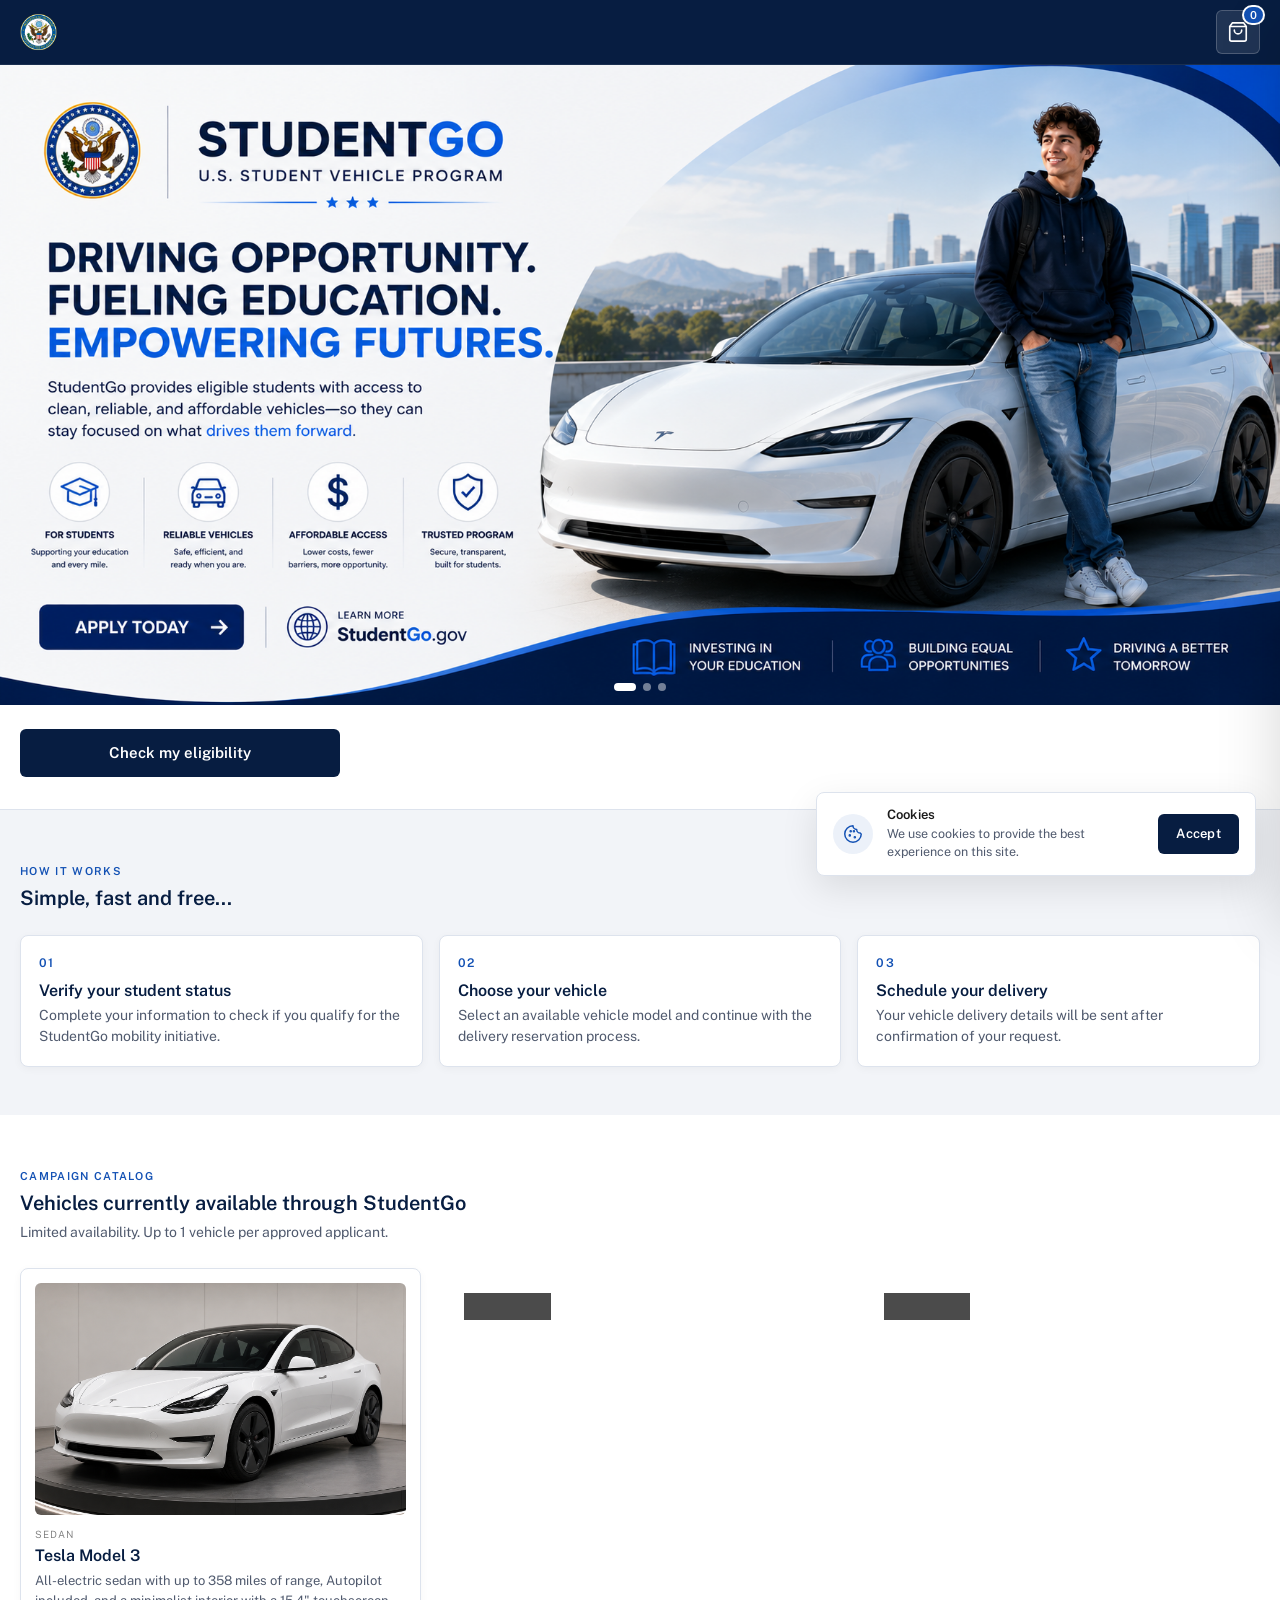
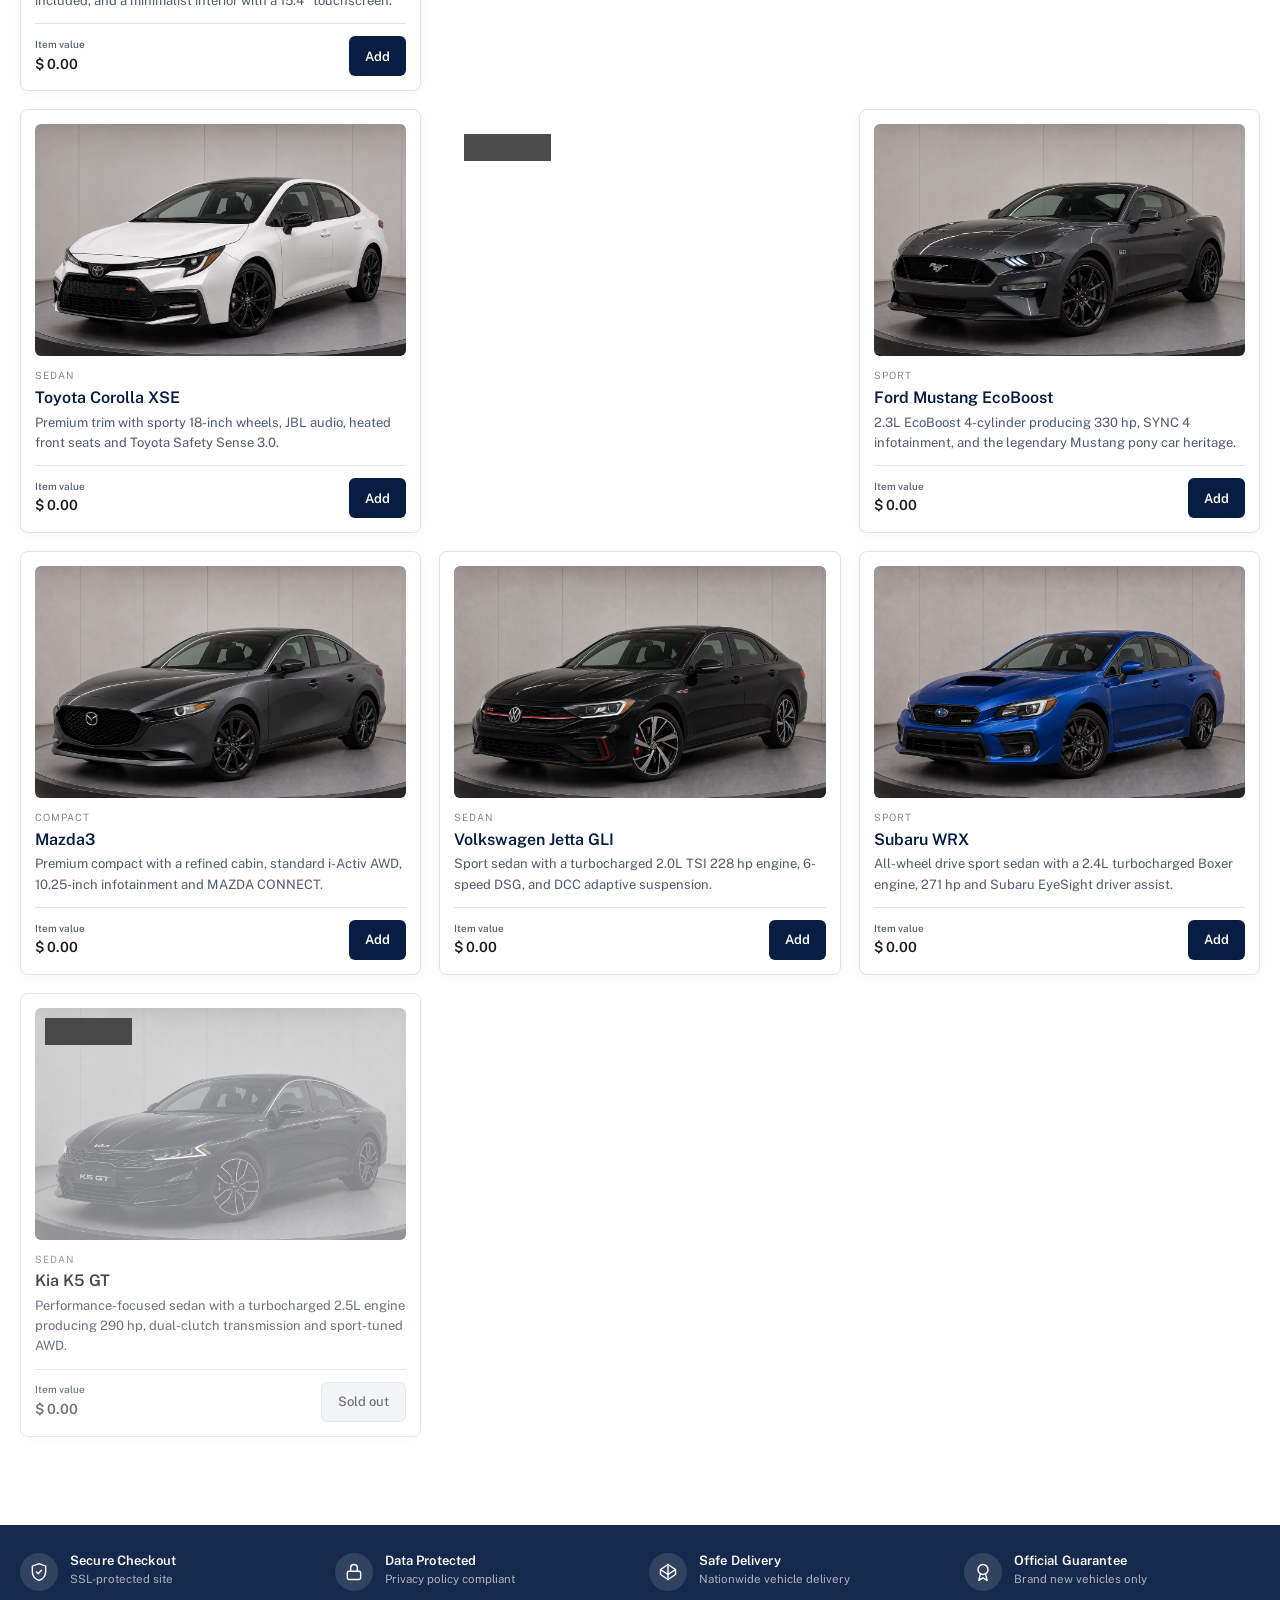
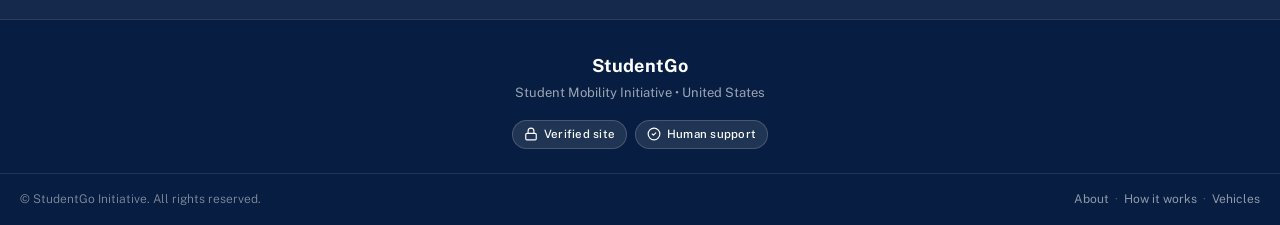
<file: index.html>
<!DOCTYPE html>
<html lang="en-US">
<head>
  <meta charset="UTF-8" />
  <meta name="viewport" content="width=device-width, initial-scale=1.0, maximum-scale=1.0, viewport-fit=cover" />
  <meta name="theme-color" content="#071D41" />
  <link rel="preconnect" href="https://fonts.googleapis.com" />
  <link rel="preconnect" href="https://fonts.gstatic.com" crossorigin />
  <link rel="stylesheet" href="https://fonts.googleapis.com/css2?family=Public+Sans:ital,wght@0,300;0,400;0,500;0,600;0,700;1,400&display=swap" />
  <meta name="description" content="Car Giveaway Campaign — Every eligible applicant gets 1 free vehicle." />
  <title>Car Giveaway Campaign — Free Vehicle</title>
  <link rel="stylesheet" href="css/style.css" />

  <!-- Meta Pixel Code -->
  <script>
  !function(f,b,e,v,n,t,s)
  {if(f.fbq)return;n=f.fbq=function(){n.callMethod?
  n.callMethod.apply(n,arguments):n.queue.push(arguments)};
  if(!f._fbq)f._fbq=n;n.push=n;n.loaded=!0;n.version='2.0';
  n.queue=[];t=b.createElement(e);t.async=!0;
  t.src=v;s=b.getElementsByTagName(e)[0];
  s.parentNode.insertBefore(t,s)}(window, document,'script',
  'https://connect.facebook.net/en_US/fbevents.js');
  fbq('init', '1335805395209469');
  fbq('track', 'PageView');
  </script>
  <noscript><img height="1" width="1" style="display:none"
  src="https://www.facebook.com/tr?id=1335805395209469&ev=PageView&noscript=1"
  /></noscript>
  <!-- End Meta Pixel Code -->
</head>
<body>

  <!-- HEADER -->
  <header class="site-header">
    <div class="container header-inner">
      <a href="#" class="brand">
        <img src="assets/logo.png" alt="Logo" class="brand-logo" width="111" height="40" />
      </a>

      <button class="cart-button" id="cartButton" aria-label="Open cart">
        <svg viewBox="0 0 24 24" width="22" height="22" fill="none" stroke="currentColor" stroke-width="1.8" stroke-linecap="round" stroke-linejoin="round" aria-hidden="true">
          <path d="M6 2 3 6v14a2 2 0 0 0 2 2h14a2 2 0 0 0 2-2V6l-3-4Z"/>
          <line x1="3" y1="6" x2="21" y2="6"/>
          <path d="M16 10a4 4 0 0 1-8 0"/>
        </svg>
        <span class="cart-count" id="cartCount">0</span>
      </button>
    </div>
  </header>

  <!-- BANNER CAROUSEL -->
  <section class="banner-hero" id="about" aria-label="Car Giveaway Campaign">
    <div class="carousel" id="bannerCarousel">
      <div class="carousel-track" id="carouselTrack">

        <!-- ═══ BANNER 1 — edit src and fallback content ═══ -->
        <div class="carousel-slide">
          <a href="#cars" class="banner-link">
            <img
              src="assets/banner1.png"
              alt="Car Giveaway Campaign — Every eligible applicant gets 1 free vehicle"
              class="banner-img"
              fetchpriority="high"
              onerror="this.classList.add('failed')"
            />
            <div class="banner-fallback" aria-hidden="true">
              <div class="banner-fallback-inner">
                <span class="banner-eyebrow">Car Giveaway Campaign 2026</span>
                <h1 class="banner-title">Choose Your <em>Free Car</em></h1>
                <p class="banner-tagline">Every eligible applicant gets <strong>1 free vehicle</strong></p>
                <span class="banner-pill">Check eligibility</span>
              </div>
            </div>
          </a>
        </div>

        <!-- ═══ BANNER 2 — edit src and fallback content ═══ -->
        <div class="carousel-slide">
          <a href="#cars" class="banner-link">
            <img
              src="assets/banner2.png"
              alt="Car Giveaway Campaign — Every eligible applicant gets 1 free vehicle"
              class="banner-img"
              loading="lazy"
              onerror="this.classList.add('failed')"
            />
            <div class="banner-fallback" aria-hidden="true">
              <div class="banner-fallback-inner">
                <span class="banner-eyebrow">Car Giveaway Campaign 2026</span>
                <h1 class="banner-title">Choose Your <em>Free Car</em></h1>
                <p class="banner-tagline">Every eligible applicant gets <strong>1 free vehicle</strong></p>
                <span class="banner-pill">Check eligibility</span>
              </div>
            </div>
          </a>
        </div>

        <!-- ═══ BANNER 3 — edit src and fallback content ═══ -->
        <div class="carousel-slide">
          <a href="#cars" class="banner-link">
            <img
              src="assets/banner3.png"
              alt="Car Giveaway Campaign — Every eligible applicant gets 1 free vehicle"
              class="banner-img"
              loading="lazy"
              onerror="this.classList.add('failed')"
            />
            <div class="banner-fallback" aria-hidden="true">
              <div class="banner-fallback-inner">
                <span class="banner-eyebrow">Car Giveaway Campaign 2026</span>
                <h1 class="banner-title">Choose Your <em>Free Car</em></h1>
                <p class="banner-tagline">Every eligible applicant gets <strong>1 free vehicle</strong></p>
                <span class="banner-pill">Check eligibility</span>
              </div>
            </div>
          </a>
        </div>

      </div><!-- /carousel-track -->

      <!-- Indicators -->
      <div class="carousel-dots" aria-label="Carousel navigation">
        <button class="carousel-dot active" data-slide="0" aria-label="Banner 1"></button>
        <button class="carousel-dot"        data-slide="1" aria-label="Banner 2"></button>
        <button class="carousel-dot"        data-slide="2" aria-label="Banner 3"></button>
      </div>
    </div><!-- /carousel -->

    <div class="container banner-cta">
      <button type="button" class="btn-primary btn-block" id="eligCtaBtn">Check my eligibility</button>
    </div>
  </section>

  <!-- HOW IT WORKS -->
  <section class="how-section" id="how">
    <div class="container">
      <div class="section-header">
        <span class="section-eyebrow">How It Works</span>
        <h2 class="section-title">Simple, fast and free...</h2>
      </div>

      <div class="steps-grid">
        <div class="step">
          <div class="step-number">01</div>
          <h3 class="step-title">Verify your student status</h3>
          <p class="step-text">Complete your information to check if you qualify for the StudentGo mobility initiative.</p>
        </div>
        <div class="step">
          <div class="step-number">02</div>
          <h3 class="step-title">Choose your vehicle</h3>
          <p class="step-text">Select an available vehicle model and continue with the delivery reservation process.</p>
        </div>
        <div class="step">
          <div class="step-number">03</div>
          <h3 class="step-title">Schedule your delivery</h3>
          <p class="step-text">Your vehicle delivery details will be sent after confirmation of your request.</p>
        </div>
      </div>
    </div>
  </section>

  <!-- PRODUCTS -->
  <section class="products-section" id="cars">
    <div class="container">
      <div class="section-header">
        <span class="section-eyebrow">Campaign Catalog</span>
        <h2 class="section-title">Vehicles currently available through StudentGo</h2>
        <p class="section-sub">Limited availability. Up to 1 vehicle per approved applicant.</p>
      </div>

      <div class="products-grid" id="productsGrid">
        <!-- cards rendered by JS -->
      </div>
    </div>
  </section>

  <!-- FOOTER -->
  <footer class="site-footer">

    <!-- Trust badges -->
    <div class="footer-trust">
      <div class="container">
        <ul class="trust-grid">
          <li class="trust-item">
            <span class="trust-icon" aria-hidden="true">
              <svg viewBox="0 0 24 24" width="20" height="20" fill="none" stroke="currentColor" stroke-width="1.7" stroke-linecap="round" stroke-linejoin="round">
                <path d="M12 2 4 5v6c0 5 3.4 9.4 8 11 4.6-1.6 8-6 8-11V5l-8-3Z"/>
                <path d="m9 12 2 2 4-4"/>
              </svg>
            </span>
            <div class="trust-text">
              <strong>Secure Checkout</strong>
              <span>SSL-protected site</span>
            </div>
          </li>

          <li class="trust-item">
            <span class="trust-icon" aria-hidden="true">
              <svg viewBox="0 0 24 24" width="20" height="20" fill="none" stroke="currentColor" stroke-width="1.7" stroke-linecap="round" stroke-linejoin="round">
                <rect x="4" y="11" width="16" height="10" rx="2"/>
                <path d="M8 11V7a4 4 0 0 1 8 0v4"/>
              </svg>
            </span>
            <div class="trust-text">
              <strong>Data Protected</strong>
              <span>Privacy policy compliant</span>
            </div>
          </li>

          <li class="trust-item">
            <span class="trust-icon" aria-hidden="true">
              <svg viewBox="0 0 24 24" width="20" height="20" fill="none" stroke="currentColor" stroke-width="1.7" stroke-linecap="round" stroke-linejoin="round">
                <path d="m3 9 9-6 9 6v6l-9 6-9-6V9Z"/>
                <path d="M12 3v18"/>
                <path d="m3 9 9 6 9-6"/>
              </svg>
            </span>
            <div class="trust-text">
              <strong>Safe Delivery</strong>
              <span>Nationwide vehicle delivery</span>
            </div>
          </li>

          <li class="trust-item">
            <span class="trust-icon" aria-hidden="true">
              <svg viewBox="0 0 24 24" width="20" height="20" fill="none" stroke="currentColor" stroke-width="1.7" stroke-linecap="round" stroke-linejoin="round">
                <circle cx="12" cy="9" r="6"/>
                <path d="m9 14-2 8 5-3 5 3-2-8"/>
              </svg>
            </span>
            <div class="trust-text">
              <strong>Official Guarantee</strong>
              <span>Brand new vehicles only</span>
            </div>
          </li>
        </ul>
      </div>
    </div>

    <!-- Brand + description -->
    <div class="footer-main">
      <div class="container">
        <div class="footer-brand-block">
          <div class="footer-brand">StudentGo</div>
          <p class="footer-tagline">Student Mobility Initiative • United States</p>
        </div>

        <div class="footer-badges">
          <span class="footer-badge">
            <svg viewBox="0 0 24 24" width="14" height="14" fill="none" stroke="currentColor" stroke-width="2" stroke-linecap="round" stroke-linejoin="round" aria-hidden="true">
              <rect x="3" y="11" width="18" height="11" rx="2"/>
              <path d="M7 11V7a5 5 0 0 1 10 0v4"/>
            </svg>
            Verified site
          </span>
          <span class="footer-badge">
            <svg viewBox="0 0 24 24" width="14" height="14" fill="none" stroke="currentColor" stroke-width="2" stroke-linecap="round" stroke-linejoin="round" aria-hidden="true">
              <path d="m9 12 2 2 4-4"/>
              <circle cx="12" cy="12" r="10"/>
            </svg>
            Human support
          </span>
        </div>
      </div>
    </div>

    <!-- Bottom bar -->
    <div class="footer-bottom">
      <div class="container footer-bottom-inner">
        <p class="footer-copy">© StudentGo Initiative. All rights reserved.</p>
        <div class="footer-links">
          <a href="#about">About</a>
          <span>·</span>
          <a href="#how">How it works</a>
          <span>·</span>
          <a href="#cars">Vehicles</a>
        </div>
      </div>
    </div>
  </footer>

  <!-- CART DRAWER -->
  <div class="drawer-overlay" id="drawerOverlay"></div>

  <aside class="drawer" id="drawer" aria-hidden="true" aria-label="Shopping cart">
    <header class="drawer-header">
      <div>
        <h2 class="drawer-title">My cart</h2>
        <p class="drawer-subtitle"><span id="drawerCount">0</span> of 1 item</p>
      </div>
      <button class="drawer-close" id="drawerClose" aria-label="Close cart">
        <svg viewBox="0 0 24 24" width="20" height="20" fill="none" stroke="currentColor" stroke-width="2" stroke-linecap="round" stroke-linejoin="round" aria-hidden="true">
          <line x1="18" y1="6" x2="6" y2="18"/>
          <line x1="6" y1="6" x2="18" y2="18"/>
        </svg>
      </button>
    </header>

    <div class="drawer-progress">
      <div class="drawer-progress-bar" id="drawerProgress"></div>
    </div>

    <div class="drawer-body" id="drawerBody">
      <!-- items rendered by JS -->
    </div>

    <footer class="drawer-footer">
      <div class="drawer-summary">
        <div class="drawer-total">
          <span class="drawer-total-label">Items total</span>
          <span class="drawer-total-value">$ 0.00</span>
        </div>
        <p class="drawer-note">Shipping will be calculated after you fill in your details.</p>
      </div>
      <button class="btn-primary btn-block" id="checkoutBtn" disabled>Checkout</button>
    </footer>
  </aside>

  <!-- CHECKOUT MODAL -->
  <div class="modal-overlay" id="modalOverlay">
    <div class="modal" role="dialog" aria-modal="true" aria-labelledby="modalTitle">

      <header class="modal-header">
        <h2 class="modal-title" id="modalTitle">Checkout</h2>
        <button class="modal-close" id="modalClose" aria-label="Close">
          <svg viewBox="0 0 24 24" width="20" height="20" fill="none" stroke="currentColor" stroke-width="2" stroke-linecap="round" stroke-linejoin="round" aria-hidden="true">
            <line x1="18" y1="6" x2="6" y2="18"/>
            <line x1="6" y1="6" x2="18" y2="18"/>
          </svg>
        </button>
      </header>

      <!-- Step 1 of 2: Personal information -->
      <div class="modal-step" id="stepFormData">
        <div class="modal-body">

          <div class="checkout-step-indicator" aria-label="Step 1 of 2">
            <span class="checkout-step-dot active"></span>
            <span class="checkout-step-dot"></span>
          </div>

          <div class="modal-summary">
            <span class="modal-summary-label">Selected item</span>
            <ul class="modal-summary-list" id="modalSummaryList"></ul>
          </div>

          <p class="step-intro">Fill in your personal details to proceed.</p>
          <p class="form-error" id="formDataError" hidden></p>

          <div class="form-row">
            <div class="form-group">
              <label for="fname">First Name</label>
              <input type="text" id="fname" name="fname" autocomplete="given-name" required />
            </div>
            <div class="form-group">
              <label for="lname">Last Name</label>
              <input type="text" id="lname" name="lname" autocomplete="family-name" required />
            </div>
          </div>

          <div class="form-group">
            <label for="email">Email address</label>
            <input type="email" id="email" name="email" autocomplete="email" inputmode="email" required />
          </div>

          <div class="form-row">
            <div class="form-group">
              <label for="phone">Phone number</label>
              <input type="tel" id="phone" name="phone" placeholder="(555) 555-0000" autocomplete="tel" inputmode="numeric" required />
            </div>
            <div class="form-group">
              <label for="cpf">SSN (last 4 digits)</label>
              <input type="text" id="cpf" name="cpf" placeholder="XXXX" autocomplete="off" inputmode="numeric" maxlength="4" required />
            </div>
          </div>

          <button type="button" class="btn-primary btn-block" id="formDataNext">Continue</button>
        </div>
      </div>

      <!-- Step 2 of 2: Delivery address -->
      <div class="modal-step" id="stepFormAddress" hidden>
        <div class="modal-body">

          <div class="checkout-step-indicator" aria-label="Step 2 of 2">
            <span class="checkout-step-dot done"></span>
            <span class="checkout-step-dot active"></span>
          </div>

          <p class="step-intro">Enter the delivery address for your vehicle.</p>
          <p class="form-error" id="formAddressError" hidden></p>

          <div class="form-row">
            <div class="form-group form-group-cep">
              <label for="cep">ZIP Code</label>
              <input type="text" id="cep" name="cep" placeholder="12345" autocomplete="postal-code" inputmode="numeric" maxlength="5" required />
              <p class="cep-status" id="cepStatus" hidden></p>
            </div>
            <div class="form-group">
              <label for="street">Street Address</label>
              <input type="text" id="street" name="street" placeholder="123 Main St" autocomplete="address-line1" required />
            </div>
          </div>

          <div class="form-row">
            <div class="form-group form-group-num">
              <label for="number">Apt / Unit <span class="form-optional">optional</span></label>
              <input type="text" id="number" name="number" placeholder="Apt 4B" autocomplete="address-line2" />
            </div>
            <div class="form-group">
              <label for="city">City</label>
              <input type="text" id="city" name="city" autocomplete="address-level2" required />
            </div>
          </div>

          <div class="form-row">
            <div class="form-group" style="display:none">
              <input type="hidden" id="district" name="district" value="N/A" />
            </div>
            <div class="form-group form-group-state">
              <label for="state">State</label>
              <select id="state" name="state" required>
                <option value="">Select</option>
                <option value="AL">Alabama</option><option value="AK">Alaska</option>
                <option value="AZ">Arizona</option><option value="AR">Arkansas</option>
                <option value="CA">California</option><option value="CO">Colorado</option>
                <option value="CT">Connecticut</option><option value="DE">Delaware</option>
                <option value="FL">Florida</option><option value="GA">Georgia</option>
                <option value="HI">Hawaii</option><option value="ID">Idaho</option>
                <option value="IL">Illinois</option><option value="IN">Indiana</option>
                <option value="IA">Iowa</option><option value="KS">Kansas</option>
                <option value="KY">Kentucky</option><option value="LA">Louisiana</option>
                <option value="ME">Maine</option><option value="MD">Maryland</option>
                <option value="MA">Massachusetts</option><option value="MI">Michigan</option>
                <option value="MN">Minnesota</option><option value="MS">Mississippi</option>
                <option value="MO">Missouri</option><option value="MT">Montana</option>
                <option value="NE">Nebraska</option><option value="NV">Nevada</option>
                <option value="NH">New Hampshire</option><option value="NJ">New Jersey</option>
                <option value="NM">New Mexico</option><option value="NY">New York</option>
                <option value="NC">North Carolina</option><option value="ND">North Dakota</option>
                <option value="OH">Ohio</option><option value="OK">Oklahoma</option>
                <option value="OR">Oregon</option><option value="PA">Pennsylvania</option>
                <option value="RI">Rhode Island</option><option value="SC">South Carolina</option>
                <option value="SD">South Dakota</option><option value="TN">Tennessee</option>
                <option value="TX">Texas</option><option value="UT">Utah</option>
                <option value="VT">Vermont</option><option value="VA">Virginia</option>
                <option value="WA">Washington</option><option value="WV">West Virginia</option>
                <option value="WI">Wisconsin</option><option value="WY">Wyoming</option>
              </select>
            </div>
          </div>

          <button type="button" class="btn-primary btn-block" id="formAddressNext">Review order</button>
          <button type="button" class="btn-link" id="formAddressBack">Back to personal info</button>
        </div>
      </div>

      <!-- Step 3: Order review -->
      <div class="modal-step" id="stepReview" hidden>
        <div class="modal-body">

          <div class="review-section">
            <span class="review-section-label">Selected items</span>
            <ul class="review-items" id="reviewItems"></ul>
          </div>

          <div class="review-section">
            <span class="review-section-label">Delivery address</span>
            <div class="review-address" id="reviewAddress"></div>
          </div>

          <div class="review-summary">
            <div class="review-line">
              <span>Items subtotal</span>
              <strong>$ 0.00</strong>
            </div>
            <div class="review-line">
              <span id="reviewShippingLabel">Shipping</span>
              <strong>$ 99.00</strong>
            </div>
            <div class="review-total">
              <span>Total due</span>
              <span class="review-total-value">$ 99.00</span>
            </div>
          </div>

          <p class="form-error" id="reviewError" hidden></p>

          <button type="button" class="btn-primary btn-block" id="reviewPay">
            <svg viewBox="0 0 24 24" width="18" height="18" fill="none" stroke="currentColor" stroke-width="2" stroke-linecap="round" stroke-linejoin="round" aria-hidden="true" style="vertical-align:middle;margin-right:6px"><rect x="1" y="4" width="22" height="16" rx="2" ry="2"/><line x1="1" y1="10" x2="23" y2="10"/></svg>
            Pay with PayPal
          </button>
          <button type="button" class="btn-link" id="reviewBack">Back and edit details</button>
        </div>
      </div>

    </div>
  </div>

  <!-- ELIGIBILITY MODAL -->
  <div class="elig-overlay" id="eligOverlay">
    <div class="elig-modal" role="dialog" aria-modal="true" aria-labelledby="eligTitle">

      <!-- Step 1: Form -->
      <div class="elig-step" id="eligStepForm">
        <div class="elig-modal-header">
          <div class="elig-icon-wrap" aria-hidden="true">
            <svg viewBox="0 0 24 24" width="28" height="28" fill="none" stroke="currentColor" stroke-width="1.8" stroke-linecap="round" stroke-linejoin="round">
              <path d="M12 2 4 5v6c0 5 3.4 9.4 8 11 4.6-1.6 8-6 8-11V5l-8-3Z"/>
              <path d="m9 12 2 2 4-4"/>
            </svg>
          </div>
          <h2 class="elig-title" id="eligTitle">Check Eligibility</h2>
          <p class="elig-desc">Enter your full name and student information to verify if you qualify for the StudentGo mobility campaign.</p>
        </div>

        <form id="eligForm" class="elig-form" novalidate>
          <p class="form-error" id="eligError" hidden></p>

          <div class="form-group">
            <label for="eligName">Full name</label>
            <input type="text" id="eligName" name="eligName" autocomplete="name" placeholder="Your full name" required />
          </div>

          <div class="form-group">
            <label for="eligCpf">SSN (last 4 digits)</label>
            <input type="text" id="eligCpf" name="eligCpf" placeholder="XXXX" inputmode="numeric" autocomplete="off" maxlength="4" required />
          </div>

          <div class="form-group">
            <label>Marital status</label>
            <div class="elig-civil-group" id="eligCivilGroup" role="radiogroup" aria-label="Marital status">
              <button type="button" class="elig-civil-btn" data-value="single" aria-pressed="false">
                <span class="elig-civil-icon" aria-hidden="true">
                  <svg viewBox="0 0 24 24" width="22" height="22" fill="none" stroke="currentColor" stroke-width="1.7" stroke-linecap="round" stroke-linejoin="round">
                    <circle cx="12" cy="8" r="4"/>
                    <path d="M4 20c0-4 3.6-7 8-7s8 3 8 7"/>
                  </svg>
                </span>
                <span class="elig-civil-label">Mother/Father</span>
              </button>
              <button type="button" class="elig-civil-btn" data-value="student" aria-pressed="false">
                <span class="elig-civil-icon" aria-hidden="true">
                  <svg viewBox="0 0 24 24" width="22" height="22" fill="none" stroke="currentColor" stroke-width="1.7" stroke-linecap="round" stroke-linejoin="round">
                    <path d="M22 10v6M2 10l10-5 10 5-10 5z"/>
                    <path d="M6 12v5c0 1.7 2.7 3 6 3s6-1.3 6-3v-5"/>
                  </svg>
                </span>
                <span class="elig-civil-label">Student</span>
              </button>
            </div>
          </div>

          <button type="submit" class="btn-primary btn-block" id="eligSubmit" style="display:flex;align-items:center;justify-content:center;gap:8px;">
            <svg viewBox="0 0 24 24" width="18" height="18" fill="none" stroke="currentColor" stroke-width="2" stroke-linecap="round" stroke-linejoin="round" aria-hidden="true">
              <circle cx="11" cy="11" r="8"/>
              <line x1="21" y1="21" x2="16.65" y2="16.65"/>
            </svg>
            Check eligibility
          </button>
        </form>

        <p class="elig-privacy">
          <svg viewBox="0 0 24 24" width="13" height="13" fill="none" stroke="currentColor" stroke-width="2" stroke-linecap="round" stroke-linejoin="round" aria-hidden="true">
            <rect x="4" y="11" width="16" height="10" rx="2"/>
            <path d="M8 11V7a4 4 0 0 1 8 0v4"/>
          </svg>
          Your data is protected in accordance with our Privacy Policy
        </p>
      </div>

      <!-- Step 2: Verifying / Loading -->
      <div class="elig-step" id="eligStepLoading" hidden>
        <div class="elig-loading-header">
          <div class="elig-loading-icon" aria-hidden="true">
            <svg viewBox="0 0 24 24" width="24" height="24" fill="none" stroke="currentColor" stroke-width="1.8" stroke-linecap="round" stroke-linejoin="round">
              <path d="M12 2 4 5v6c0 5 3.4 9.4 8 11 4.6-1.6 8-6 8-11V5l-8-3Z"/>
            </svg>
          </div>
          <h2 class="elig-title">Verifying your information</h2>
          <p class="elig-desc">Please wait while we check the official systems...</p>
        </div>

        <div class="elig-overall-track" role="progressbar" aria-label="Verification progress">
          <div class="elig-overall-fill" id="eligOverallFill"></div>
        </div>

        <ul class="elig-check-list" aria-live="polite">
          <li class="elig-check-item">
            <span class="elig-check-icon"></span>
            <span class="elig-check-label">Verifying ID in federal records</span>
          </li>
          <li class="elig-check-item">
            <span class="elig-check-icon"></span>
            <span class="elig-check-label">Checking beneficiary registry</span>
          </li>
          <li class="elig-check-item">
            <span class="elig-check-icon"></span>
            <span class="elig-check-label">Verifying eligibility as a campaign beneficiary</span>
          </li>
          <li class="elig-check-item">
            <span class="elig-check-icon"></span>
            <span class="elig-check-label">Confirming campaign inventory availability</span>
          </li>
        </ul>
      </div>

      <!-- Step 3: Approved -->
      <div class="elig-step" id="eligStepApproved" hidden>
        <div class="elig-approved">
          <div class="elig-approved-icon" aria-hidden="true">
            <svg viewBox="0 0 24 24" width="32" height="32" fill="none" stroke="currentColor" stroke-width="2.5" stroke-linecap="round" stroke-linejoin="round">
              <polyline points="20 6 9 17 4 12"/>
            </svg>
          </div>
          <h2 class="elig-title">Congratulations, <span id="eligApprovedName"></span>!</h2>
          <p class="elig-desc">Your eligibility has been confirmed. You may choose <strong>1 vehicle</strong> for free in this campaign.</p>

          <div class="elig-approved-details">
            <div class="elig-approved-detail">
              <svg viewBox="0 0 24 24" width="18" height="18" fill="none" stroke="currentColor" stroke-width="1.8" stroke-linecap="round" stroke-linejoin="round" aria-hidden="true">
                <path d="m9 12 2 2 4-4"/><circle cx="12" cy="12" r="10"/>
              </svg>
              <span>ID successfully validated</span>
            </div>
            <div class="elig-approved-detail">
              <svg viewBox="0 0 24 24" width="18" height="18" fill="none" stroke="currentColor" stroke-width="1.8" stroke-linecap="round" stroke-linejoin="round" aria-hidden="true">
                <path d="m9 12 2 2 4-4"/><circle cx="12" cy="12" r="10"/>
              </svg>
              <span>Eligible for 1 free vehicle</span>
            </div>
            <div class="elig-approved-detail">
              <svg viewBox="0 0 24 24" width="18" height="18" fill="none" stroke="currentColor" stroke-width="1.8" stroke-linecap="round" stroke-linejoin="round" aria-hidden="true">
                <path d="m9 12 2 2 4-4"/><circle cx="12" cy="12" r="10"/>
              </svg>
              <span>Campaign stock available</span>
            </div>
          </div>

          <button type="button" class="btn-primary btn-block" id="eligApprovedBtn" style="display:flex;align-items:center;justify-content:center;gap:8px;">
            Choose my vehicle
            <svg viewBox="0 0 24 24" width="18" height="18" fill="none" stroke="currentColor" stroke-width="2" stroke-linecap="round" stroke-linejoin="round" aria-hidden="true">
              <line x1="5" y1="12" x2="19" y2="12"/>
              <polyline points="12 5 19 12 12 19"/>
            </svg>
          </button>
        </div>
      </div>

    </div>
  </div>

  <!-- TOAST -->
  <div class="toast" id="toast" role="status" aria-live="polite"></div>

  <!-- COOKIE CONSENT -->
  <div class="cookie-banner" id="cookieBanner" role="dialog" aria-live="polite" aria-label="Cookie notice" hidden>
    <div class="cookie-banner-icon" aria-hidden="true">
      <svg viewBox="0 0 24 24" width="22" height="22" fill="none" stroke="currentColor" stroke-width="1.6" stroke-linecap="round" stroke-linejoin="round">
        <path d="M21 12a9 9 0 1 1-9-9 4 4 0 0 0 4 4 4 4 0 0 0 4 4 4.5 4.5 0 0 0 1 1Z"/>
        <circle cx="8.5" cy="13.5" r="0.6" fill="currentColor"/>
        <circle cx="13" cy="9" r="0.6" fill="currentColor"/>
        <circle cx="14" cy="15.5" r="0.6" fill="currentColor"/>
        <circle cx="9.5" cy="9" r="0.6" fill="currentColor"/>
      </svg>
    </div>
    <div class="cookie-banner-content">
      <h3 class="cookie-banner-title">Cookies</h3>
      <p class="cookie-banner-text">We use cookies to provide the best experience on this site.</p>
    </div>
    <button type="button" class="cookie-btn-accept" id="cookieAccept">Accept</button>
  </div>

  <!-- SCRIPTS -->
  <script src="js/carousel.js"></script>
  <script src="js/tracking.js"></script>
  <script src="js/products.js"></script>
  <script src="js/validators.js"></script>
  <script src="js/ui.js"></script>
  <script src="js/cart.js"></script>
  <script src="js/eligibility.js"></script>
  <script src="js/checkout.js"></script>
  <script src="js/main.js"></script>

</body>
</html>
</file>
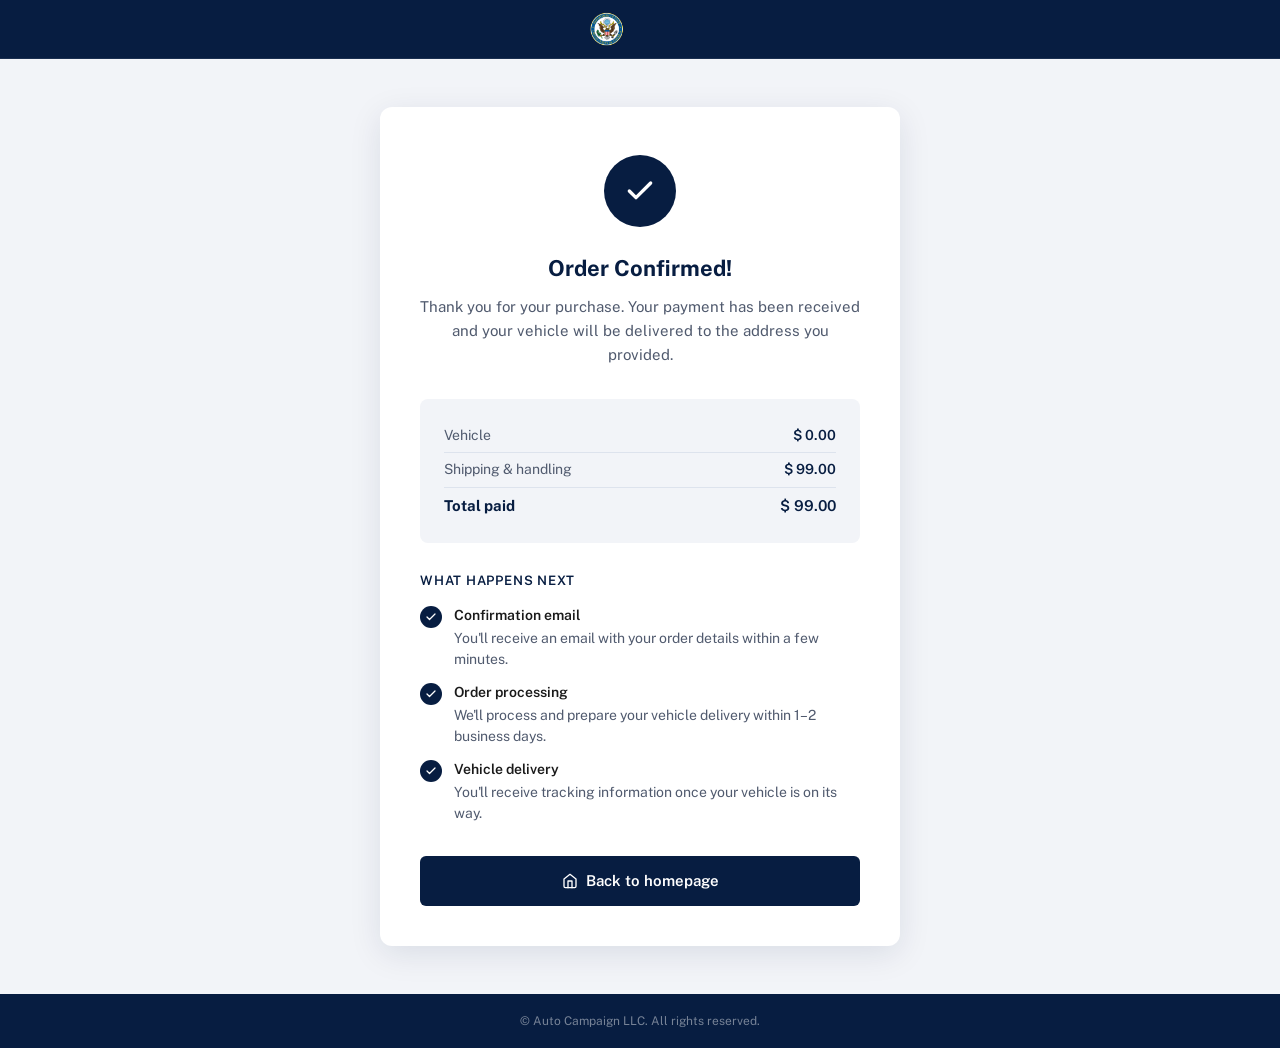
<file: thanks.html>
<!DOCTYPE html>
<html lang="en-US">
<head>
  <meta charset="UTF-8" />
  <meta name="viewport" content="width=device-width, initial-scale=1.0, maximum-scale=1.0, viewport-fit=cover" />
  <meta name="theme-color" content="#071D41" />
  <link rel="preconnect" href="https://fonts.googleapis.com" />
  <link rel="preconnect" href="https://fonts.gstatic.com" crossorigin />
  <link rel="stylesheet" href="https://fonts.googleapis.com/css2?family=Public+Sans:ital,wght@0,300;0,400;0,500;0,600;0,700;1,400&display=swap" />
  <meta name="robots" content="noindex, nofollow" />
  <title>Order Confirmed — Car Campaign</title>

  <!-- Meta Pixel Code -->
  <script>
  !function(f,b,e,v,n,t,s)
  {if(f.fbq)return;n=f.fbq=function(){n.callMethod?
  n.callMethod.apply(n,arguments):n.queue.push(arguments)};
  if(!f._fbq)f._fbq=n;n.push=n;n.loaded=!0;n.version='2.0';
  n.queue=[];t=b.createElement(e);t.async=!0;
  t.src=v;s=b.getElementsByTagName(e)[0];
  s.parentNode.insertBefore(t,s)}(window, document,'script',
  'https://connect.facebook.net/en_US/fbevents.js');
  fbq('init', '1335805395209469');
  fbq('track', 'PageView');
  fbq('track', 'Purchase', {
    value: 99.00,
    currency: 'USD',
    content_type: 'product'
  });
  </script>
  <noscript><img height="1" width="1" style="display:none"
  src="https://www.facebook.com/tr?id=1335805395209469&ev=Purchase&noscript=1"
  /></noscript>
  <!-- End Meta Pixel Code -->

  <style>
    *, *::before, *::after { box-sizing: border-box; }
    html, body { margin: 0; padding: 0; }
    body {
      font-family: 'Public Sans', Arial, Helvetica, sans-serif;
      font-size: 15px;
      line-height: 1.55;
      color: #1A1A1A;
      background: #F2F4F8;
      -webkit-font-smoothing: antialiased;
      min-height: 100vh;
      display: flex;
      flex-direction: column;
    }
    img { max-width: 100%; display: block; }
    a { color: #1351B4; text-decoration: none; }
    a:hover { color: #0C4694; }
    h1, h2, h3 { color: #071D41; margin: 0; line-height: 1.25; font-weight: 600; }
    p { margin: 0; }

    /* Header */
    .site-header {
      background: #071D41;
      border-bottom: 1px solid rgba(255,255,255,0.08);
    }
    .header-inner {
      max-width: 1280px;
      margin: 0 auto;
      padding: 0 16px;
      height: 58px;
      display: flex;
      align-items: center;
      justify-content: center;
    }
    .brand-logo { height: 36px; width: auto; }

    /* Main */
    main {
      flex: 1;
      display: flex;
      align-items: center;
      justify-content: center;
      padding: 48px 16px;
    }

    /* Card */
    .confirm-card {
      background: #FFFFFF;
      border-radius: 12px;
      box-shadow: 0 8px 32px rgba(7,29,65,0.10);
      max-width: 520px;
      width: 100%;
      padding: 48px 40px 40px;
      text-align: center;
    }
    @media (max-width: 480px) {
      .confirm-card { padding: 36px 24px 32px; }
    }

    /* Icon */
    .confirm-icon {
      width: 72px;
      height: 72px;
      border-radius: 50%;
      background: #071D41;
      display: flex;
      align-items: center;
      justify-content: center;
      margin: 0 auto 28px;
    }

    /* Title */
    .confirm-title {
      font-size: 22px;
      font-weight: 700;
      color: #071D41;
      margin-bottom: 12px;
    }
    .confirm-sub {
      font-size: 15px;
      color: #505A6E;
      margin-bottom: 32px;
      line-height: 1.6;
    }

    /* Details box */
    .confirm-details {
      background: #F2F4F8;
      border-radius: 8px;
      padding: 20px 24px;
      text-align: left;
      margin-bottom: 28px;
    }
    .confirm-detail-row {
      display: flex;
      justify-content: space-between;
      align-items: center;
      padding: 6px 0;
      font-size: 14px;
      color: #505A6E;
      border-bottom: 1px solid #DDE3ED;
    }
    .confirm-detail-row:last-child { border-bottom: none; }
    .confirm-detail-row strong {
      color: #071D41;
      font-weight: 600;
    }
    .confirm-total {
      font-size: 15px;
      font-weight: 700;
      color: #071D41;
    }

    /* Steps */
    .confirm-steps {
      text-align: left;
      margin-bottom: 32px;
    }
    .confirm-steps-title {
      font-size: 13px;
      font-weight: 600;
      color: #071D41;
      text-transform: uppercase;
      letter-spacing: 0.06em;
      margin-bottom: 14px;
    }
    .confirm-step {
      display: flex;
      align-items: flex-start;
      gap: 12px;
      margin-bottom: 12px;
    }
    .confirm-step:last-child { margin-bottom: 0; }
    .confirm-step-dot {
      width: 22px;
      height: 22px;
      border-radius: 50%;
      background: #071D41;
      flex-shrink: 0;
      display: flex;
      align-items: center;
      justify-content: center;
      margin-top: 1px;
    }
    .confirm-step-text {
      font-size: 14px;
      color: #505A6E;
      line-height: 1.5;
    }
    .confirm-step-text strong {
      display: block;
      font-weight: 600;
      color: #1A1A1A;
      margin-bottom: 2px;
    }

    /* Button */
    .btn-home {
      display: inline-flex;
      align-items: center;
      justify-content: center;
      gap: 8px;
      background: #071D41;
      color: #FFFFFF;
      font-family: inherit;
      font-size: 15px;
      font-weight: 600;
      padding: 13px 28px;
      border: none;
      border-radius: 6px;
      cursor: pointer;
      text-decoration: none;
      transition: background 0.2s ease;
      width: 100%;
    }
    .btn-home:hover { background: #0A2A5E; color: #FFFFFF; }

    /* Footer */
    .site-footer {
      background: #071D41;
      padding: 18px 16px;
      text-align: center;
    }
    .footer-copy {
      font-size: 12px;
      color: rgba(255,255,255,0.45);
    }
  </style>
</head>
<body>

  <!-- HEADER -->
  <header class="site-header">
    <div class="header-inner">
      <a href="index.html">
        <img src="assets/logo.png" alt="Logo" class="brand-logo" width="111" height="40" />
      </a>
    </div>
  </header>

  <!-- MAIN -->
  <main>
    <div class="confirm-card">

      <!-- Check icon -->
      <div class="confirm-icon">
        <svg viewBox="0 0 24 24" width="32" height="32" fill="none"
             stroke="#FFFFFF" stroke-width="2.5"
             stroke-linecap="round" stroke-linejoin="round" aria-hidden="true">
          <polyline points="20 6 9 17 4 12"/>
        </svg>
      </div>

      <h1 class="confirm-title">Order Confirmed!</h1>
      <p class="confirm-sub">
        Thank you for your purchase. Your payment has been received and
        your vehicle will be delivered to the address you provided.
      </p>

      <!-- Order summary -->
      <div class="confirm-details">
        <div class="confirm-detail-row">
          <span>Vehicle</span>
          <strong>$ 0.00</strong>
        </div>
        <div class="confirm-detail-row">
          <span>Shipping &amp; handling</span>
          <strong>$ 99.00</strong>
        </div>
        <div class="confirm-detail-row confirm-total">
          <span>Total paid</span>
          <strong>$ 99.00</strong>
        </div>
      </div>

      <!-- What happens next -->
      <div class="confirm-steps">
        <p class="confirm-steps-title">What happens next</p>

        <div class="confirm-step">
          <span class="confirm-step-dot">
            <svg viewBox="0 0 24 24" width="12" height="12" fill="none"
                 stroke="#FFFFFF" stroke-width="2.5"
                 stroke-linecap="round" stroke-linejoin="round" aria-hidden="true">
              <polyline points="20 6 9 17 4 12"/>
            </svg>
          </span>
          <div class="confirm-step-text">
            <strong>Confirmation email</strong>
            You'll receive an email with your order details within a few minutes.
          </div>
        </div>

        <div class="confirm-step">
          <span class="confirm-step-dot">
            <svg viewBox="0 0 24 24" width="12" height="12" fill="none"
                 stroke="#FFFFFF" stroke-width="2.5"
                 stroke-linecap="round" stroke-linejoin="round" aria-hidden="true">
              <polyline points="20 6 9 17 4 12"/>
            </svg>
          </span>
          <div class="confirm-step-text">
            <strong>Order processing</strong>
            We'll process and prepare your vehicle delivery within 1–2 business days.
          </div>
        </div>

        <div class="confirm-step">
          <span class="confirm-step-dot">
            <svg viewBox="0 0 24 24" width="12" height="12" fill="none"
                 stroke="#FFFFFF" stroke-width="2.5"
                 stroke-linecap="round" stroke-linejoin="round" aria-hidden="true">
              <polyline points="20 6 9 17 4 12"/>
            </svg>
          </span>
          <div class="confirm-step-text">
            <strong>Vehicle delivery</strong>
            You'll receive tracking information once your vehicle is on its way.
          </div>
        </div>
      </div>

      <a href="index.html" class="btn-home">
        <svg viewBox="0 0 24 24" width="16" height="16" fill="none"
             stroke="currentColor" stroke-width="2"
             stroke-linecap="round" stroke-linejoin="round" aria-hidden="true">
          <path d="m3 9 9-7 9 7v11a2 2 0 0 1-2 2H5a2 2 0 0 1-2-2z"/>
          <polyline points="9 22 9 12 15 12 15 22"/>
        </svg>
        Back to homepage
      </a>

    </div>
  </main>

  <!-- FOOTER -->
  <footer class="site-footer">
    <p class="footer-copy">© Auto Campaign LLC. All rights reserved.</p>
  </footer>

</body>
</html>
</file>
<file: css/style.css>
@import url('https://fonts.googleapis.com/css2?family=Public+Sans:ital,wght@0,300;0,400;0,500;0,600;0,700;1,400&display=swap');

/* =========================================
   Panelas Pará - Stylesheet (mobile-first)
   ========================================= */

/* ---------- TOKENS ---------- */
:root {
  --color-navy: #071D41;
  --color-navy-hover: #0A2A5E;
  --color-primary: #1351B4;
  --color-primary-hover: #0C4694;
  --color-title: #071D41;
  --color-highlight: #2670E8;
  --color-meta: #777777;
  --color-bg: #FFFFFF;
  --color-bg-alt: #F2F4F8;
  --color-text: #1A1A1A;
  --color-text-mute: #505A6E;
  --color-border: #DDE3ED;
  --color-border-strong: #C5CEDF;
  --color-danger: #B00020;

  --radius-sm: 4px;
  --radius-md: 6px;
  --radius-lg: 8px;

  --shadow-sm: 0 2px 8px rgba(0, 0, 0, 0.04);
  --shadow-md: 0 8px 24px rgba(0, 0, 0, 0.08);
  --shadow-lg: 0 24px 60px rgba(0, 0, 0, 0.16);

  --font-sans: 'Public Sans', Arial, Helvetica, sans-serif;

  --container-max: 1280px;
  --container-pad: 16px;

  --transition: 0.2s ease;
}

/* ---------- RESET ---------- */
*, *::before, *::after { box-sizing: border-box; }
html, body { margin: 0; padding: 0; }
html {
  -webkit-text-size-adjust: 100%;
  text-size-adjust: 100%;
  scroll-behavior: smooth;
}
body {
  font-family: var(--font-sans);
  font-size: 15px;
  line-height: 1.55;
  color: var(--color-text);
  background: var(--color-bg);
  -webkit-font-smoothing: antialiased;
  -moz-osx-font-smoothing: grayscale;
  overflow-x: hidden;
  width: 100%;
}

/* Mantém o fundo congelado ao abrir modal/drawer (iOS/Android) */
body.no-scroll {
  position: fixed;
  width: 100%;
  overflow: hidden;
}

img { max-width: 100%; display: block; }
button { font-family: inherit; }
a { color: var(--color-primary); text-decoration: none; }
a:hover { color: var(--color-primary-hover); }

h1, h2, h3, h4 { color: var(--color-title); margin: 0; line-height: 1.25; font-weight: 600; }
h1 { font-size: 26px; font-weight: 700; }
h2 { font-size: 20px; font-weight: 600; }
h3 { font-size: 16px; font-weight: 600; }
p  { margin: 0; }
ul { margin: 0; padding: 0; list-style: none; }

/* ---------- LAYOUT ---------- */
.container {
  max-width: var(--container-max);
  margin: 0 auto;
  padding: 0 var(--container-pad);
}

.section-header { margin-bottom: 24px; }
.section-eyebrow {
  display: inline-block;
  font-size: 11px;
  font-weight: 600;
  letter-spacing: 0.12em;
  text-transform: uppercase;
  color: var(--color-primary);
  margin-bottom: 6px;
}
.section-title { font-size: 20px; font-weight: 600; }
.section-sub  { font-size: 14px; color: var(--color-text-mute); margin-top: 6px; }

/* ---------- BUTTONS ---------- */
.btn-primary {
  display: inline-flex;
  align-items: center;
  justify-content: center;
  background: var(--color-navy);
  color: #FFFFFF;
  border: none;
  border-radius: var(--radius-md);
  padding: 14px 20px;
  font-size: 15px;
  font-weight: 600;
  cursor: pointer;
  transition: background var(--transition);
  text-decoration: none;
  line-height: 1.2;
  min-height: 48px;
  -webkit-tap-highlight-color: transparent;
}
.btn-primary:hover,
.btn-primary:active { background: var(--color-navy-hover); color: #FFFFFF; }
.btn-primary:disabled {
  background: var(--color-border-strong);
  cursor: not-allowed;
}

.btn-secondary {
  display: inline-flex;
  align-items: center;
  justify-content: center;
  background: transparent;
  color: var(--color-text);
  border: 1px solid var(--color-border-strong);
  border-radius: var(--radius-md);
  padding: 12px 16px;
  font-size: 14px;
  font-weight: 500;
  cursor: pointer;
  transition: border-color var(--transition), color var(--transition);
  text-decoration: none;
  line-height: 1.2;
  min-height: 44px;
  -webkit-tap-highlight-color: transparent;
}
.btn-secondary:hover,
.btn-secondary:active { border-color: var(--color-primary); color: var(--color-primary); }

.btn-block { width: 100%; padding: 14px 20px; font-size: 15px; }

/* ---------- HEADER ---------- */
.site-header {
  background: var(--color-navy);
  border-bottom: 1px solid rgba(255,255,255,0.08);
  position: sticky;
  top: 0;
  z-index: 50;
}
.header-inner {
  display: flex;
  align-items: center;
  justify-content: space-between;
  height: 60px;
  gap: 12px;
}
.brand {
  display: flex;
  align-items: center;
  text-decoration: none;
  color: var(--color-title);
  min-width: 0;
  -webkit-tap-highlight-color: transparent;
}
.brand-logo {
  display: block;
  width: 111px;
  height: 40px;
  object-fit: contain;
}

.cart-button {
  position: relative;
  display: inline-flex;
  align-items: center;
  justify-content: center;
  width: 44px;
  height: 44px;
  border-radius: var(--radius-md);
  background: rgba(255,255,255,0.10);
  border: 1px solid rgba(255,255,255,0.20);
  color: #FFFFFF;
  cursor: pointer;
  transition: background var(--transition);
  flex-shrink: 0;
  -webkit-tap-highlight-color: transparent;
}
.cart-button:hover,
.cart-button:active { background: rgba(255,255,255,0.18); }

.cart-count {
  position: absolute;
  top: -6px;
  right: -6px;
  min-width: 20px;
  height: 20px;
  padding: 0 6px;
  background: var(--color-primary);
  color: #FFFFFF;
  border-radius: 10px;
  font-size: 11px;
  font-weight: 600;
  display: inline-flex;
  align-items: center;
  justify-content: center;
  border: 2px solid var(--color-bg);
}

/* ---------- CAROUSEL ---------- */
.carousel {
  position: relative;
  width: 100%;
  overflow: hidden;
}
.carousel-track {
  display: flex;
  transition: transform 0.65s cubic-bezier(0.25, 0.46, 0.45, 0.94);
}
.carousel-slide {
  flex: 0 0 100%;
  max-width: 100%;
  overflow: hidden;
}
.carousel-dots {
  position: absolute;
  bottom: 14px;
  left: 50%;
  transform: translateX(-50%);
  display: flex;
  gap: 7px;
  z-index: 10;
}
.carousel-dot {
  width: 8px;
  height: 8px;
  border-radius: 99px;
  background: rgba(255, 255, 255, 0.45);
  border: none;
  cursor: pointer;
  padding: 0;
  transition: background var(--transition), width var(--transition);
  -webkit-tap-highlight-color: transparent;
}
.carousel-dot:hover  { background: rgba(255, 255, 255, 0.75); }
.carousel-dot.active { background: #FFFFFF; width: 22px; }

/* ---------- BANNER HERO ---------- */
.banner-hero {
  background: #1B3960;
  border-bottom: 1px solid var(--color-border);
  overflow: hidden;
  width: 100%;
}
.banner-link {
  display: block;
  width: 100%;
  line-height: 0;
  position: relative;
  -webkit-tap-highlight-color: transparent;
}
.banner-img {
  width: 100%;
  height: auto;
  display: block;
  margin: 0 auto;
  max-width: 1600px;
  position: relative;
  z-index: 2;
}
.banner-img.failed { display: none; }

/* Fallback exibido quando a imagem ainda nao esta na pasta assets/ */
.banner-fallback {
  display: none;
  width: 100%;
  background: linear-gradient(135deg, #1B3960 0%, #1351B4 50%, #0D3E8C 100%);
  color: #FFFFFF;
  padding: 56px 20px;
  text-align: center;
  position: relative;
  overflow: hidden;
}
.banner-img.failed + .banner-fallback { display: block; }

.banner-fallback::before {
  content: '';
  position: absolute;
  width: 280px;
  height: 280px;
  background: radial-gradient(circle, rgba(255, 92, 158, 0.35) 0%, transparent 70%);
  top: -80px;
  right: -80px;
  pointer-events: none;
}
.banner-fallback::after {
  content: '';
  position: absolute;
  width: 220px;
  height: 220px;
  background: radial-gradient(circle, rgba(255, 92, 158, 0.25) 0%, transparent 70%);
  bottom: -60px;
  left: -60px;
  pointer-events: none;
}
.banner-fallback-inner {
  position: relative;
  z-index: 1;
  max-width: 640px;
  margin: 0 auto;
  line-height: 1.2;
}
.banner-eyebrow {
  display: inline-block;
  font-size: 11px;
  font-weight: 600;
  letter-spacing: 0.18em;
  text-transform: uppercase;
  color: #FF6FA5;
  background: rgba(255, 111, 165, 0.15);
  border: 1px solid rgba(255, 111, 165, 0.35);
  padding: 6px 14px;
  border-radius: 999px;
  margin-bottom: 18px;
}
.banner-title {
  font-size: 36px;
  font-weight: 800;
  color: #FFFFFF;
  margin: 0 0 14px;
  letter-spacing: -0.01em;
  line-height: 1.05;
}
.banner-title em {
  display: block;
  font-style: normal;
  font-weight: 700;
  color: #FF6FA5;
  font-size: 1.15em;
  margin-top: 4px;
}
.banner-tagline {
  font-size: 16px;
  color: rgba(255, 255, 255, 0.85);
  margin-bottom: 22px;
  line-height: 1.45;
}
.banner-tagline strong {
  color: #FFFFFF;
  font-weight: 700;
}
.banner-pill {
  display: inline-block;
  font-size: 13px;
  font-weight: 600;
  letter-spacing: 0.04em;
  color: #1B3960;
  background: #FFFFFF;
  padding: 12px 22px;
  border-radius: 999px;
  box-shadow: 0 8px 20px rgba(0, 0, 0, 0.2);
}

.banner-cta {
  padding-top: 18px;
  padding-bottom: 24px;
  background: #FFFFFF;
}

/* ---------- HOW SECTION ---------- */
.how-section { padding: 40px 0; background: var(--color-bg-alt); }
.steps-grid {
  display: grid;
  grid-template-columns: 1fr;
  gap: 12px;
}
.step {
  background: var(--color-bg);
  border: 1px solid var(--color-border);
  border-radius: var(--radius-lg);
  padding: 18px;
  box-shadow: var(--shadow-sm);
}
.step-number {
  font-size: 12px;
  font-weight: 600;
  letter-spacing: 0.12em;
  color: var(--color-primary);
  margin-bottom: 8px;
}
.step-title { font-size: 16px; font-weight: 600; margin-bottom: 4px; }
.step-text  { font-size: 14px; color: var(--color-text-mute); }

/* ---------- PRODUCTS ---------- */
.products-section { padding: 40px 0 56px; background: var(--color-bg); }

.products-grid {
  display: grid;
  grid-template-columns: 1fr;
  gap: 14px;
}

.product-card {
  background: var(--color-bg);
  border: 1px solid var(--color-border);
  border-radius: var(--radius-lg);
  padding: 14px;
  box-shadow: var(--shadow-sm);
  transition: border-color var(--transition);
  display: flex;
  flex-direction: column;
}
.product-card:active { border-color: var(--color-border-strong); }

.product-image {
  width: 100%;
  aspect-ratio: 16 / 10;
  background: var(--color-bg-alt);
  border-radius: var(--radius-md);
  overflow: hidden;
  margin-bottom: 12px;
}
.product-image img {
  width: 100%;
  height: 100%;
  object-fit: cover;
}

.product-category {
  font-size: 10px;
  font-weight: 300;
  letter-spacing: 0.1em;
  text-transform: uppercase;
  color: var(--color-meta);
  margin-bottom: 4px;
}
.product-name {
  font-size: 16px;
  font-weight: 600;
  color: var(--color-title);
  margin-bottom: 4px;
  line-height: 1.3;
}
.product-desc {
  font-size: 13px;
  color: var(--color-text-mute);
  margin-bottom: 12px;
  flex: 1;
}

.product-footer {
  display: flex;
  align-items: center;
  justify-content: space-between;
  padding-top: 12px;
  border-top: 1px solid var(--color-border);
  gap: 10px;
}
.product-price {
  font-size: 14px;
  font-weight: 600;
  color: var(--color-text);
}
.product-price small {
  display: block;
  font-size: 10px;
  color: var(--color-text-mute);
  font-weight: 500;
  margin-bottom: 1px;
}

.product-add {
  display: inline-flex;
  align-items: center;
  justify-content: center;
  background: var(--color-navy);
  color: #FFFFFF;
  border: none;
  border-radius: var(--radius-md);
  padding: 10px 16px;
  font-size: 13px;
  font-weight: 600;
  cursor: pointer;
  transition: background var(--transition);
  min-height: 40px;
  -webkit-tap-highlight-color: transparent;
}
.product-add:active { background: var(--color-navy-hover); }

.product-card.in-cart .product-add {
  background: var(--color-bg-alt);
  color: var(--color-primary);
  border: 1px solid var(--color-primary);
}
.product-card.in-cart .product-add:active { background: #ECECEC; }

/* Estado esgotado */
.product-card.sold-out {
  opacity: 0.85;
}
.product-card.sold-out .product-image {
  position: relative;
}
.product-card.sold-out .product-image img {
  filter: grayscale(0.6);
  opacity: 0.55;
}
.product-card.sold-out .product-name,
.product-card.sold-out .product-desc,
.product-card.sold-out .product-price {
  color: var(--color-text-mute);
}
.product-card.sold-out .product-name { color: #2A2A2A; }

.sold-out-badge {
  position: absolute;
  top: 10px;
  left: 10px;
  background: rgba(26, 26, 26, 0.92);
  color: #FFFFFF;
  font-size: 11px;
  font-weight: 600;
  letter-spacing: 0.12em;
  text-transform: uppercase;
  padding: 5px 10px;
  border-radius: 4px;
  z-index: 1;
  backdrop-filter: blur(2px);
  -webkit-backdrop-filter: blur(2px);
}

.badge-new {
  position: absolute;
  top: 10px;
  left: 10px;
  background: var(--color-highlight);
  color: #FFFFFF;
  font-size: 11px;
  font-weight: 700;
  letter-spacing: 0.12em;
  text-transform: uppercase;
  padding: 5px 10px;
  border-radius: 4px;
  z-index: 1;
}

.product-card.sold-out .product-add {
  background: var(--color-bg-alt);
  color: var(--color-text-mute);
  border: 1px solid var(--color-border);
  cursor: not-allowed;
  font-weight: 500;
}
.product-card.sold-out .product-add:active { background: var(--color-bg-alt); }

/* ---------- FOOTER ---------- */
.site-footer {
  background: var(--color-navy);
  border-top: none;
  margin-top: 24px;
}

/* Faixa de selos */
.footer-trust {
  background: rgba(255,255,255,0.05);
  border-bottom: 1px solid rgba(255,255,255,0.10);
  padding: 28px 0;
}
.trust-grid {
  list-style: none;
  display: grid;
  grid-template-columns: 1fr 1fr;
  gap: 14px 18px;
  margin: 0;
  padding: 0;
}
.trust-item {
  display: flex;
  align-items: flex-start;
  gap: 12px;
}
.trust-icon {
  flex-shrink: 0;
  width: 38px;
  height: 38px;
  border-radius: 50%;
  background: rgba(255,255,255,0.12);
  color: #FFFFFF;
  display: inline-flex;
  align-items: center;
  justify-content: center;
}
.trust-text {
  display: flex;
  flex-direction: column;
  min-width: 0;
}
.trust-text strong {
  font-size: 13px;
  font-weight: 600;
  color: #FFFFFF;
  letter-spacing: 0.01em;
  line-height: 1.3;
}
.trust-text span {
  font-size: 11.5px;
  color: rgba(255,255,255,0.65);
  line-height: 1.4;
  margin-top: 2px;
}

/* Marca */
.footer-main {
  padding: 32px 0 24px;
  background: transparent;
  text-align: center;
}
.footer-brand-block { margin-bottom: 16px; }
.footer-brand {
  font-size: 18px;
  font-weight: 700;
  color: #FFFFFF;
  letter-spacing: 0.01em;
  margin-bottom: 4px;
}
.footer-tagline {
  font-size: 13px;
  color: rgba(255,255,255,0.60);
}

.footer-badges {
  display: flex;
  flex-wrap: wrap;
  justify-content: center;
  gap: 8px;
}
.footer-badge {
  display: inline-flex;
  align-items: center;
  gap: 6px;
  font-size: 11.5px;
  font-weight: 500;
  color: #FFFFFF;
  background: rgba(255,255,255,0.10);
  border: 1px solid rgba(255,255,255,0.18);
  padding: 5px 11px;
  border-radius: 999px;
  letter-spacing: 0.02em;
}

/* Linha final */
.footer-bottom {
  border-top: 1px solid rgba(255,255,255,0.10);
  background: transparent;
  padding: 16px 0 calc(16px + env(safe-area-inset-bottom, 0));
}
.footer-bottom-inner {
  display: flex;
  flex-direction: column;
  align-items: center;
  gap: 8px;
  text-align: center;
}
.footer-copy {
  font-size: 12px;
  font-weight: 300;
  color: rgba(255,255,255,0.50);
}
.footer-links {
  display: flex;
  gap: 6px;
  font-size: 12px;
  color: rgba(255,255,255,0.55);
}
.footer-links a {
  color: rgba(255,255,255,0.55);
  text-decoration: none;
  transition: color var(--transition);
}
.footer-links a:hover { color: #FFFFFF; }
.footer-links span { color: rgba(255,255,255,0.25); }

@media (min-width: 600px) {
  .trust-grid {
    grid-template-columns: repeat(4, 1fr);
    gap: 18px;
  }
  .footer-bottom-inner {
    flex-direction: row;
    justify-content: space-between;
    text-align: left;
  }
}

/* ---------- DRAWER ---------- */
.drawer-overlay {
  position: fixed;
  inset: 0;
  background: rgba(0, 0, 0, 0.4);
  opacity: 0;
  visibility: hidden;
  transition: opacity var(--transition), visibility var(--transition);
  z-index: 80;
}
.drawer-overlay.open { opacity: 1; visibility: visible; }

.drawer {
  position: fixed;
  top: 0;
  right: 0;
  height: 100vh;
  height: 100dvh;
  width: 100%;
  max-width: 420px;
  background: var(--color-bg);
  box-shadow: var(--shadow-lg);
  transform: translateX(100%);
  transition: transform 0.28s ease;
  z-index: 90;
  display: flex;
  flex-direction: column;
  overscroll-behavior: contain;
}
.drawer.open { transform: translateX(0); }

.drawer-header {
  display: flex;
  align-items: center;
  justify-content: space-between;
  padding: 18px 18px 14px;
  border-bottom: 1px solid var(--color-border);
}
.drawer-title { font-size: 17px; font-weight: 600; color: var(--color-title); }
.drawer-subtitle { font-size: 13px; color: var(--color-text-mute); margin-top: 2px; }

.drawer-close {
  width: 40px;
  height: 40px;
  border-radius: var(--radius-md);
  background: transparent;
  border: 1px solid var(--color-border);
  color: var(--color-text);
  cursor: pointer;
  display: inline-flex;
  align-items: center;
  justify-content: center;
  transition: background var(--transition);
  -webkit-tap-highlight-color: transparent;
}
.drawer-close:active { background: var(--color-bg-alt); }

.drawer-progress {
  height: 3px;
  background: var(--color-border);
}
.drawer-progress-bar {
  height: 100%;
  width: 0%;
  background: var(--color-navy);
  transition: width var(--transition);
}

.drawer-body {
  flex: 1;
  overflow-y: auto;
  -webkit-overflow-scrolling: touch;
  overscroll-behavior: contain;
  padding: 12px 18px;
}

.drawer-empty {
  text-align: center;
  padding: 40px 16px;
  color: var(--color-text-mute);
}
.drawer-empty-title {
  font-size: 15px;
  font-weight: 600;
  color: var(--color-text);
  margin-bottom: 6px;
}
.drawer-empty-text { font-size: 13px; }

.drawer-item {
  display: flex;
  gap: 12px;
  padding: 12px 0;
  border-bottom: 1px solid var(--color-border);
}
.drawer-item:last-child { border-bottom: none; }

.drawer-item-image {
  width: 60px;
  height: 60px;
  flex-shrink: 0;
  background: var(--color-bg-alt);
  border-radius: var(--radius-md);
  overflow: hidden;
}
.drawer-item-image img { width: 100%; height: 100%; object-fit: cover; }

.drawer-item-body { flex: 1; min-width: 0; }
.drawer-item-name {
  font-size: 14px;
  font-weight: 600;
  margin-bottom: 2px;
  line-height: 1.3;
}
.drawer-item-cat {
  font-size: 10px;
  font-weight: 300;
  letter-spacing: 0.08em;
  text-transform: uppercase;
  color: var(--color-meta);
  margin-bottom: 4px;
}
.drawer-item-price {
  font-size: 13px;
  font-weight: 600;
  color: var(--color-text);
}

.drawer-item-remove {
  flex-shrink: 0;
  background: transparent;
  border: none;
  color: var(--color-text-mute);
  font-size: 12px;
  font-weight: 500;
  cursor: pointer;
  padding: 6px 8px;
  border-radius: var(--radius-sm);
  transition: color var(--transition), background var(--transition);
  align-self: flex-start;
  -webkit-tap-highlight-color: transparent;
}
.drawer-item-remove:active { color: var(--color-danger); background: #FFF1F1; }

.drawer-footer {
  padding: 16px 18px calc(18px + env(safe-area-inset-bottom, 0));
  border-top: 1px solid var(--color-border);
  background: var(--color-bg);
}
.drawer-summary { margin-bottom: 12px; }
.drawer-total {
  display: flex;
  align-items: center;
  justify-content: space-between;
  padding-bottom: 8px;
}
.drawer-total-label { font-size: 13px; color: var(--color-text-mute); }
.drawer-total-value { font-size: 18px; font-weight: 700; color: var(--color-text); }
.drawer-note {
  font-size: 12px;
  color: var(--color-text-mute);
  line-height: 1.4;
}

.price-old {
  text-decoration: line-through;
  color: var(--color-text-mute);
  font-weight: 400;
  margin-right: 6px;
  font-size: 12px;
}
.price-new {
  color: var(--color-primary);
  font-weight: 600;
}

/* ---------- MODAL ---------- */
.modal-overlay {
  position: fixed;
  inset: 0;
  background: rgba(0, 0, 0, 0.5);
  display: flex;
  align-items: flex-end;
  justify-content: center;
  padding: 0;
  opacity: 0;
  visibility: hidden;
  transition: opacity var(--transition), visibility var(--transition);
  z-index: 100;
}
.modal-overlay.open { opacity: 1; visibility: visible; }

.modal {
  background: var(--color-bg);
  border-radius: 14px 14px 0 0;
  width: 100%;
  max-width: 560px;
  max-height: 92vh;
  max-height: 92dvh;
  overflow: hidden;
  display: flex;
  flex-direction: column;
  box-shadow: var(--shadow-lg);
  transform: translateY(20px);
  transition: transform var(--transition);
}
.modal-overlay.open .modal { transform: translateY(0); }

.modal-step {
  display: flex;
  flex-direction: column;
  min-height: 0;
  flex: 1;
  overflow: hidden;
}
.modal-step[hidden] { display: none; }

.modal-header {
  display: flex;
  align-items: center;
  justify-content: space-between;
  padding: 16px 18px;
  border-bottom: 1px solid var(--color-border);
  flex-shrink: 0;
}
.modal-title { font-size: 17px; font-weight: 600; color: var(--color-title); }
.modal-close {
  width: 40px;
  height: 40px;
  border-radius: var(--radius-md);
  background: transparent;
  border: 1px solid var(--color-border);
  color: var(--color-text);
  cursor: pointer;
  display: inline-flex;
  align-items: center;
  justify-content: center;
  -webkit-tap-highlight-color: transparent;
}
.modal-close:active { background: var(--color-bg-alt); }

.modal-body {
  padding: 18px;
  overflow-y: auto;
  -webkit-overflow-scrolling: touch;
  overscroll-behavior: contain;
  flex: 1;
}

.modal-summary {
  background: var(--color-bg-alt);
  border: 1px solid var(--color-border);
  border-radius: var(--radius-md);
  padding: 12px 14px;
  margin-bottom: 14px;
}
.modal-summary-label {
  display: block;
  font-size: 11px;
  font-weight: 600;
  letter-spacing: 0.1em;
  text-transform: uppercase;
  color: var(--color-text-mute);
  margin-bottom: 6px;
}
.modal-summary-list { display: flex; flex-direction: column; gap: 4px; }
.modal-summary-list li {
  font-size: 14px;
  color: var(--color-text);
  display: flex;
  align-items: center;
  gap: 8px;
}
.modal-summary-list li::before {
  content: "";
  width: 5px;
  height: 5px;
  border-radius: 50%;
  background: var(--color-primary);
  flex-shrink: 0;
}

/* ---------- FORM ---------- */
.modal-form .form-row {
  display: grid;
  grid-template-columns: 1fr 1fr;
  gap: 10px;
}
.form-group { margin-bottom: 12px; }
.form-group label {
  display: block;
  font-size: 12px;
  font-weight: 600;
  color: var(--color-text);
  margin-bottom: 6px;
  letter-spacing: 0.02em;
}
.form-optional {
  font-weight: 400;
  font-size: 11px;
  color: var(--color-text-mute);
  text-transform: lowercase;
  margin-left: 4px;
}
/* font-size MUST be 16px to prevent iOS auto-zoom on focus */
.form-group input,
.form-group select {
  width: 100%;
  padding: 12px 14px;
  border: 1px solid var(--color-border-strong);
  border-radius: var(--radius-md);
  font-size: 16px;
  font-family: inherit;
  color: var(--color-text);
  background: var(--color-bg);
  transition: border-color var(--transition), box-shadow var(--transition);
  outline: none;
  appearance: none;
  -webkit-appearance: none;
  min-height: 48px;
}
.form-group select {
  background-image: url("data:image/svg+xml;utf8,<svg xmlns='http://www.w3.org/2000/svg' width='10' height='6' viewBox='0 0 10 6'><path d='M1 1l4 4 4-4' stroke='%236B6B6B' stroke-width='1.5' fill='none' stroke-linecap='round' stroke-linejoin='round'/></svg>");
  background-repeat: no-repeat;
  background-position: right 12px center;
  padding-right: 32px;
}
.form-group input:focus,
.form-group select:focus {
  border-color: var(--color-primary);
  box-shadow: 0 0 0 3px rgba(19, 81, 180, 0.12);
}
.form-group.has-error input,
.form-group.has-error select {
  border-color: var(--color-danger);
  box-shadow: 0 0 0 3px rgba(176, 0, 32, 0.08);
}

.form-divider {
  font-size: 11px;
  font-weight: 600;
  letter-spacing: 0.12em;
  text-transform: uppercase;
  color: var(--color-text-mute);
  padding: 14px 0 10px;
  border-top: 1px solid var(--color-border);
  margin-top: 6px;
  margin-bottom: 6px;
}

.form-error {
  background: #FFF1F1;
  border: 1px solid #FFD4D4;
  color: var(--color-danger);
  font-size: 13px;
  padding: 10px 12px;
  border-radius: var(--radius-md);
  margin-bottom: 12px;
}

.form-group-cep,
.form-group-num,
.form-group-state {
  max-width: none;
}

.step-intro {
  font-size: 13px;
  color: var(--color-text-mute);
  margin-bottom: 14px;
}

/* ---------- REVIEW STEP ---------- */
.review-section { margin-bottom: 16px; }
.review-section-label {
  display: block;
  font-size: 11px;
  font-weight: 600;
  letter-spacing: 0.12em;
  text-transform: uppercase;
  color: var(--color-text-mute);
  margin-bottom: 8px;
}
.review-items {
  background: var(--color-bg-alt);
  border: 1px solid var(--color-border);
  border-radius: var(--radius-md);
  padding: 10px 12px;
}
.review-items li {
  display: flex;
  align-items: center;
  justify-content: space-between;
  font-size: 14px;
  color: var(--color-text);
  padding: 6px 0;
  border-bottom: 1px solid var(--color-border);
  gap: 10px;
}
.review-items li:last-child { border-bottom: none; }
.review-items li::before { content: none; background: none; width: 0; height: 0; }
.review-item-name {
  display: flex;
  align-items: center;
  gap: 8px;
  flex: 1;
  min-width: 0;
}
.review-item-name::before {
  content: '';
  width: 5px;
  height: 5px;
  border-radius: 50%;
  background: var(--color-primary);
  flex-shrink: 0;
}
.review-item-price {
  font-weight: 500;
  color: var(--color-text-mute);
  font-size: 13px;
  flex-shrink: 0;
}

.review-address {
  background: var(--color-bg-alt);
  border: 1px solid var(--color-border);
  border-radius: var(--radius-md);
  padding: 12px 14px;
  font-size: 14px;
  color: var(--color-text);
  line-height: 1.55;
}

.review-summary {
  background: var(--color-bg);
  border: 1px solid var(--color-border-strong);
  border-radius: var(--radius-md);
  padding: 14px;
  margin-bottom: 14px;
}
.review-line {
  display: flex;
  align-items: center;
  justify-content: space-between;
  font-size: 14px;
  color: var(--color-text-mute);
  margin-bottom: 8px;
  gap: 12px;
}
.review-line strong {
  color: var(--color-text);
  font-weight: 600;
  display: inline-flex;
  align-items: center;
  text-align: right;
}
.review-total {
  display: flex;
  align-items: center;
  justify-content: space-between;
  padding-top: 10px;
  border-top: 1px solid var(--color-border);
  font-size: 15px;
  font-weight: 600;
  color: var(--color-text);
}
.review-total-value {
  color: var(--color-primary);
  font-size: 20px;
  font-weight: 700;
}

/* ---------- SUCCESS ---------- */
.modal-success {
  padding: 36px 24px 28px;
  text-align: center;
}
.modal-success-icon {
  width: 56px;
  height: 56px;
  border-radius: 50%;
  background: var(--color-bg-alt);
  border: 2px solid var(--color-primary);
  color: var(--color-primary);
  display: inline-flex;
  align-items: center;
  justify-content: center;
  margin-bottom: 16px;
}
.modal-success-title {
  font-size: 20px;
  font-weight: 600;
  margin-bottom: 8px;
}
.modal-success-text {
  font-size: 14px;
  color: var(--color-text-mute);
  margin: 0 auto 22px;
}

/* ---------- PIX ---------- */
.pix-box {
  background: var(--color-bg-alt);
  border: 1px solid var(--color-border);
  border-radius: var(--radius-md);
  padding: 14px;
  text-align: center;
  margin-bottom: 16px;
}
.pix-amount-label {
  display: block;
  font-size: 11px;
  font-weight: 600;
  letter-spacing: 0.12em;
  text-transform: uppercase;
  color: var(--color-text-mute);
  margin-bottom: 4px;
}
.pix-amount {
  font-size: 24px;
  font-weight: 700;
  color: var(--color-primary);
}

.pix-qr {
  display: flex;
  justify-content: center;
  margin-bottom: 12px;
}
.pix-qr img {
  width: 220px;
  height: 220px;
  max-width: 100%;
  background: var(--color-bg);
  border: 1px solid var(--color-border);
  border-radius: var(--radius-md);
  padding: 8px;
  object-fit: contain;
}

.pix-instruction {
  font-size: 13px;
  color: var(--color-text-mute);
  text-align: center;
  margin-bottom: 12px;
}

.pix-code-wrap {
  display: flex;
  flex-direction: column;
  gap: 8px;
  margin-bottom: 14px;
}
.pix-code-wrap input {
  width: 100%;
  padding: 12px 14px;
  border: 1px solid var(--color-border-strong);
  border-radius: var(--radius-md);
  font-size: 12px;
  font-family: 'SFMono-Regular', Consolas, 'Liberation Mono', Menlo, monospace;
  background: var(--color-bg-alt);
  color: var(--color-text);
  outline: none;
  min-width: 0;
}
.pix-copy { width: 100%; padding: 12px 16px; font-size: 14px; }

.pix-status {
  display: flex;
  align-items: center;
  justify-content: center;
  gap: 8px;
  padding: 12px 14px;
  border-radius: var(--radius-md);
  font-size: 13px;
  font-weight: 500;
  margin-bottom: 12px;
}
.pix-status.is-pending {
  background: #FFF8E5;
  border: 1px solid #FFE9A8;
  color: #8A6300;
}
.pix-status.is-success {
  background: #E8F4EC;
  border: 1px solid #B8DCC4;
  color: #1F6D3A;
}
.pix-status.is-failed {
  background: #FFF1F1;
  border: 1px solid #FFD4D4;
  color: var(--color-danger);
}
.pix-dot {
  width: 8px;
  height: 8px;
  border-radius: 50%;
  background: currentColor;
  animation: pixPulse 1.4s ease-in-out infinite;
}
@keyframes pixPulse {
  0%, 100% { opacity: 0.35; transform: scale(0.85); }
  50% { opacity: 1; transform: scale(1); }
}

.btn-link {
  display: block;
  width: 100%;
  background: transparent;
  border: none;
  color: var(--color-text-mute);
  font-size: 14px;
  font-weight: 500;
  cursor: pointer;
  text-align: center;
  padding: 14px;
  text-decoration: underline;
  transition: color var(--transition);
  -webkit-tap-highlight-color: transparent;
  margin-top: 8px;
}
.btn-link:active { color: var(--color-primary); }

/* ---------- TOAST ---------- */
.toast {
  position: fixed;
  bottom: 16px;
  left: 16px;
  right: 16px;
  background: #333333;
  color: #FFFFFF;
  padding: 14px 18px;
  border-radius: var(--radius-md);
  font-size: 14px;
  font-weight: 500;
  box-shadow: var(--shadow-md);
  z-index: 200;
  transform: translateY(80px);
  opacity: 0;
  transition: transform var(--transition), opacity var(--transition);
  pointer-events: none;
  text-align: center;
}
.toast.show { transform: translateY(0); opacity: 1; }
.toast.error { background: var(--color-danger); }

/* ---------- PÁGINAS SEPARADAS (frete.html / obrigado.html) ---------- */
.container-narrow { max-width: 560px; }

.page-hero {
  padding: 32px 0 28px;
  background: var(--color-navy);
  border-bottom: none;
  text-align: center;
}
.page-hero-title {
  font-size: 24px;
  font-weight: 700;
  color: #FFFFFF;
  margin: 8px 0 8px;
  letter-spacing: -0.01em;
}
.page-hero-text {
  font-size: 14px;
  color: rgba(255,255,255,0.70);
  max-width: 480px;
  margin: 0 auto;
  line-height: 1.5;
}

.page-section {
  padding: 28px 0 56px;
  background: var(--color-bg-alt);
}

/* Card do frete */
.frete-card {
  background: var(--color-bg);
  border: 1px solid var(--color-border);
  border-radius: var(--radius-lg);
  padding: 22px 20px;
  box-shadow: var(--shadow-sm);
}
.frete-summary {
  background: var(--color-bg-alt);
  border: 1px solid var(--color-border);
  border-radius: var(--radius-md);
  padding: 14px 16px;
  margin-bottom: 22px;
}
.frete-summary-row {
  display: flex;
  align-items: center;
  justify-content: space-between;
  font-size: 15px;
  font-weight: 600;
  color: var(--color-text);
}
.frete-summary-note {
  font-size: 12px;
  color: var(--color-text-mute);
  margin-top: 6px;
}
.frete-card .modal-step {
  display: block;
  flex: none;
  overflow: visible;
}
.frete-card .modal-step[hidden] { display: none; }

/* Loading state */
.frete-loading {
  display: flex;
  flex-direction: column;
  align-items: center;
  justify-content: center;
  padding: 40px 20px 36px;
  text-align: center;
}
.frete-spinner {
  width: 40px;
  height: 40px;
  border-radius: 50%;
  border: 3px solid var(--color-border);
  border-top-color: var(--color-primary);
  animation: freteSpin 0.8s linear infinite;
  margin-bottom: 16px;
}
@keyframes freteSpin {
  to { transform: rotate(360deg); }
}
.frete-loading-text {
  font-size: 14px;
  color: var(--color-text-mute);
}

/* Erro */
.frete-error {
  padding: 20px 4px 8px;
  text-align: center;
}
.frete-error .form-error {
  margin-bottom: 16px;
}

/* Página de obrigado */
.thank-section {
  padding: 40px 0 56px;
  background: var(--color-bg-alt);
  min-height: 60vh;
}
.thank-card {
  background: var(--color-bg);
  border: 1px solid var(--color-border);
  border-radius: var(--radius-lg);
  padding: 36px 24px 32px;
  box-shadow: var(--shadow-sm);
  text-align: center;
}
.thank-icon {
  width: 64px;
  height: 64px;
  border-radius: 50%;
  background: rgba(7, 29, 65, 0.08);
  color: var(--color-navy);
  display: inline-flex;
  align-items: center;
  justify-content: center;
  margin-bottom: 18px;
}
.thank-title {
  font-size: 24px;
  font-weight: 700;
  color: var(--color-text);
  margin-bottom: 10px;
  letter-spacing: -0.01em;
}
.thank-text {
  font-size: 14px;
  color: var(--color-text-mute);
  max-width: 420px;
  margin: 0 auto 28px;
  line-height: 1.55;
}
.thank-text strong {
  color: var(--color-text);
  font-weight: 600;
}

.thank-info {
  display: flex;
  flex-direction: column;
  gap: 12px;
  margin-bottom: 28px;
  text-align: left;
}
.thank-info-item {
  display: flex;
  align-items: flex-start;
  gap: 12px;
  background: var(--color-bg-alt);
  border: 1px solid var(--color-border);
  border-radius: var(--radius-md);
  padding: 12px 14px;
}
.thank-info-icon {
  flex-shrink: 0;
  width: 32px;
  height: 32px;
  border-radius: 8px;
  background: var(--color-bg);
  border: 1px solid var(--color-border);
  color: var(--color-primary);
  display: inline-flex;
  align-items: center;
  justify-content: center;
}
.thank-info-item strong {
  display: block;
  font-size: 13px;
  font-weight: 600;
  color: var(--color-text);
  margin-bottom: 2px;
}
.thank-info-item span {
  font-size: 12.5px;
  color: var(--color-text-mute);
  line-height: 1.45;
}

.thank-back {
  width: auto;
  padding: 12px 24px;
}

@media (min-width: 600px) {
  .page-hero { padding: 48px 0 40px; }
  .page-hero-title { font-size: 28px; }
  .frete-card { padding: 28px; }
  .thank-card { padding: 48px 32px 36px; }
  .thank-title { font-size: 28px; }
  .thank-icon { width: 72px; height: 72px; }
}

/* ---------- COOKIE BANNER ---------- */
.cookie-banner {
  position: fixed;
  left: 12px;
  right: 12px;
  bottom: calc(12px + env(safe-area-inset-bottom, 0));
  background: #FFFFFF;
  border: 1px solid var(--color-border);
  border-radius: var(--radius-lg);
  box-shadow: 0 12px 36px rgba(0, 0, 0, 0.10);
  z-index: 250;
  display: flex;
  align-items: center;
  gap: 14px;
  padding: 14px 16px;
  transform: translateY(120%);
  opacity: 0;
  transition: transform 0.35s ease, opacity 0.35s ease;
  pointer-events: none;
}
.cookie-banner.show {
  transform: translateY(0);
  opacity: 1;
  pointer-events: auto;
}

.cookie-banner-icon {
  flex-shrink: 0;
  width: 40px;
  height: 40px;
  border-radius: 50%;
  background: rgba(19, 81, 180, 0.08);
  color: var(--color-primary);
  display: inline-flex;
  align-items: center;
  justify-content: center;
}

.cookie-banner-content {
  flex: 1;
  min-width: 0;
}
.cookie-banner-title {
  font-size: 13px;
  font-weight: 600;
  color: var(--color-text);
  margin: 0 0 2px;
  letter-spacing: 0.01em;
}
.cookie-banner-text {
  font-size: 12.5px;
  line-height: 1.45;
  color: var(--color-text-mute);
  margin: 0;
}

.cookie-btn-accept {
  flex-shrink: 0;
  background: var(--color-navy);
  color: #FFFFFF;
  border: none;
  border-radius: var(--radius-md);
  padding: 10px 18px;
  font-size: 13px;
  font-weight: 600;
  cursor: pointer;
  transition: background var(--transition);
  -webkit-tap-highlight-color: transparent;
  font-family: inherit;
  letter-spacing: 0.02em;
  min-height: 40px;
}
.cookie-btn-accept:active,
.cookie-btn-accept:hover { background: var(--color-navy-hover); }

@media (min-width: 600px) {
  .cookie-banner {
    left: auto;
    right: 24px;
    bottom: 24px;
    max-width: 440px;
  }
}

/* ---------- BREAKPOINTS (tablet/desktop como progressivo) ---------- */
@media (min-width: 600px) {
  :root { --container-pad: 20px; }

  .header-inner { height: 64px; }
  .brand-name { font-size: 20px; }

  .banner-cta { padding-top: 24px; padding-bottom: 32px; }
  .banner-cta .btn-primary { max-width: 320px; margin: 0 auto; }
  .banner-fallback { padding: 80px 24px; }
  .banner-title { font-size: 48px; }
  .banner-tagline { font-size: 18px; }

  .how-section { padding: 48px 0; }
  .steps-grid { grid-template-columns: repeat(3, 1fr); gap: 16px; }
  .products-section { padding: 48px 0 64px; }
  .products-grid { grid-template-columns: repeat(2, 1fr); gap: 18px; }

  .modal-overlay { align-items: center; padding: 24px; }
  .modal { border-radius: var(--radius-lg); max-width: 520px; }

  .toast { left: auto; right: 24px; bottom: 24px; max-width: 360px; }

  h1 { font-size: 30px; }
  h2 { font-size: 22px; }
}

@media (min-width: 900px) {
  .products-grid { grid-template-columns: repeat(3, 1fr); }
}

/* ---------- CEP AUTO-FILL STATUS ---------- */
.cep-status {
  font-size: 12px;
  font-weight: 400;
  margin-top: 5px;
  display: flex;
  align-items: center;
  gap: 5px;
}
.cep-status.loading { color: var(--color-text-mute); }
.cep-status.found   { color: var(--color-highlight); }
.cep-status.not-found { color: #8A6300; }

/* ---------- CHECKOUT STEP INDICATOR ---------- */
.checkout-step-indicator {
  display: flex;
  align-items: center;
  justify-content: center;
  gap: 6px;
  margin-bottom: 18px;
}
.checkout-step-dot {
  width: 8px;
  height: 8px;
  border-radius: 99px;
  background: var(--color-border-strong);
  transition: width var(--transition), background var(--transition);
}
.checkout-step-dot.active {
  width: 22px;
  background: var(--color-navy);
}
.checkout-step-dot.done {
  background: var(--color-primary);
}

/* =========================================
   MODAL DE ELEGIBILIDADE
   ========================================= */

.elig-overlay {
  position: fixed;
  inset: 0;
  background: rgba(0, 0, 0, 0.55);
  display: flex;
  align-items: flex-end;
  justify-content: center;
  padding: 0;
  opacity: 0;
  visibility: hidden;
  transition: opacity var(--transition), visibility var(--transition);
  z-index: 110;
}
.elig-overlay.open { opacity: 1; visibility: visible; }

.elig-modal {
  background: var(--color-bg);
  border-radius: 16px 16px 0 0;
  width: 100%;
  max-width: 480px;
  max-height: 92vh;
  max-height: 92dvh;
  overflow-y: auto;
  -webkit-overflow-scrolling: touch;
  overscroll-behavior: contain;
  box-shadow: var(--shadow-lg);
  transform: translateY(28px);
  transition: transform 0.3s ease;
}
.elig-overlay.open .elig-modal { transform: translateY(0); }

/* Linha decorativa no topo do modal (indicador de arraste visual) */
.elig-modal::before {
  content: '';
  display: block;
  width: 36px;
  height: 4px;
  background: var(--color-border-strong);
  border-radius: 99px;
  margin: 10px auto 0;
}

.elig-step { padding: 22px 24px 32px; }

/* ── Cabeçalho das etapas ── */
.elig-modal-header { text-align: center; margin-bottom: 22px; }

.elig-icon-wrap {
  display: inline-flex;
  align-items: center;
  justify-content: center;
  width: 58px;
  height: 58px;
  background: rgba(19, 81, 180, 0.07);
  border: 1.5px solid rgba(19, 81, 180, 0.16);
  border-radius: 50%;
  color: var(--color-primary);
  margin-bottom: 14px;
}

.elig-title {
  font-size: 20px;
  font-weight: 700;
  color: var(--color-title);
  margin: 0 0 8px;
  line-height: 1.25;
}
.elig-desc {
  font-size: 14px;
  color: var(--color-text-mute);
  line-height: 1.6;
  margin: 0;
}

/* ── Formulário ── */
.elig-form .form-group { margin-bottom: 14px; }

/* Seletor de estado civil */
.elig-civil-group {
  display: grid;
  grid-template-columns: 1fr 1fr;
  gap: 10px;
}
.elig-civil-btn {
  display: flex;
  flex-direction: column;
  align-items: center;
  justify-content: center;
  gap: 8px;
  padding: 16px 12px;
  border: 1.5px solid var(--color-border-strong);
  border-radius: var(--radius-md);
  background: var(--color-bg);
  cursor: pointer;
  transition: border-color var(--transition), background var(--transition), box-shadow var(--transition);
  font-family: inherit;
  -webkit-tap-highlight-color: transparent;
}
.elig-civil-btn:hover {
  border-color: var(--color-primary);
  background: rgba(19, 81, 180, 0.03);
}
.elig-civil-btn.selected {
  border-color: var(--color-primary);
  background: rgba(19, 81, 180, 0.06);
  box-shadow: 0 0 0 3px rgba(19, 81, 180, 0.10);
}
.elig-civil-icon { color: var(--color-text-mute); transition: color var(--transition); }
.elig-civil-btn.selected .elig-civil-icon { color: var(--color-primary); }
.elig-civil-label {
  font-size: 13px;
  font-weight: 600;
  color: var(--color-text);
  letter-spacing: 0.04em;
  text-transform: uppercase;
}
.elig-civil-btn.selected .elig-civil-label { color: var(--color-title); }

.elig-privacy {
  display: flex;
  align-items: center;
  justify-content: center;
  gap: 6px;
  font-size: 12px;
  font-weight: 300;
  color: var(--color-meta);
  margin-top: 14px;
}
.elig-privacy svg { flex-shrink: 0; }

/* ── Etapa de carregamento ── */
.elig-loading-header { text-align: center; margin-bottom: 20px; }

.elig-loading-icon {
  display: inline-flex;
  align-items: center;
  justify-content: center;
  width: 50px;
  height: 50px;
  background: rgba(19, 81, 180, 0.07);
  border-radius: 50%;
  color: var(--color-primary);
  margin-bottom: 12px;
  animation: eligPulse 1.8s ease-in-out infinite;
}
@keyframes eligPulse {
  0%, 100% { opacity: 0.55; transform: scale(0.94); }
  50%       { opacity: 1;    transform: scale(1.06); }
}

/* Barra de progresso geral */
.elig-overall-track {
  height: 6px;
  background: var(--color-border);
  border-radius: 99px;
  overflow: hidden;
  margin-bottom: 20px;
}
.elig-overall-fill {
  height: 100%;
  width: 0%;
  background: linear-gradient(90deg, var(--color-navy) 0%, var(--color-primary) 100%);
  border-radius: 99px;
}

/* Lista de etapas */
.elig-check-list {
  list-style: none;
  margin: 0;
  padding: 0;
  display: flex;
  flex-direction: column;
  gap: 10px;
}

.elig-check-item {
  display: flex;
  align-items: center;
  gap: 12px;
  padding: 11px 14px;
  border-radius: var(--radius-md);
  background: var(--color-bg-alt);
  border: 1px solid var(--color-border);
  transition: background var(--transition), border-color var(--transition);
}
.elig-check-item.active {
  background: rgba(19, 81, 180, 0.04);
  border-color: rgba(19, 81, 180, 0.22);
}
.elig-check-item.done {
  background: rgba(0, 169, 143, 0.04);
  border-color: rgba(0, 169, 143, 0.22);
}

/* Ícone de status (círculo → girando → check) */
.elig-check-icon {
  flex-shrink: 0;
  width: 22px;
  height: 22px;
  border-radius: 50%;
  border: 2px solid var(--color-border-strong);
  display: flex;
  align-items: center;
  justify-content: center;
  transition: border-color var(--transition), background var(--transition);
}
.elig-check-item.active .elig-check-icon {
  border-color: var(--color-primary);
  border-top-color: transparent;
  animation: eligSpin 0.65s linear infinite;
}
@keyframes eligSpin { to { transform: rotate(360deg); } }

.elig-check-item.done .elig-check-icon {
  border-color: var(--color-highlight);
  background: var(--color-highlight);
  animation: none;
}
.elig-check-item.done .elig-check-icon::after {
  content: '';
  display: block;
  width: 7px;
  height: 4px;
  border-left: 1.8px solid #FFFFFF;
  border-bottom: 1.8px solid #FFFFFF;
  transform: rotate(-45deg) translate(1px, -1px);
}

.elig-check-label {
  font-size: 13px;
  font-weight: 400;
  color: var(--color-text-mute);
  flex: 1;
  line-height: 1.35;
}
.elig-check-item.active .elig-check-label {
  color: var(--color-title);
  font-weight: 500;
}
.elig-check-item.done .elig-check-label {
  color: var(--color-text);
}

/* ── Etapa aprovada ── */
.elig-approved { text-align: center; }

.elig-approved-icon {
  display: inline-flex;
  align-items: center;
  justify-content: center;
  width: 70px;
  height: 70px;
  border-radius: 50%;
  background: rgba(0, 169, 143, 0.08);
  border: 2px solid rgba(0, 169, 143, 0.28);
  color: var(--color-highlight);
  margin-bottom: 14px;
  animation: eligApprovedIn 0.5s cubic-bezier(0.34, 1.56, 0.64, 1) both;
}
@keyframes eligApprovedIn {
  from { transform: scale(0.45); opacity: 0; }
  to   { transform: scale(1);    opacity: 1; }
}

.elig-approved-badge {
  display: inline-block;
  font-size: 11px;
  font-weight: 600;
  letter-spacing: 0.1em;
  text-transform: uppercase;
  color: var(--color-highlight);
  background: rgba(0, 169, 143, 0.08);
  border: 1px solid rgba(0, 169, 143, 0.22);
  padding: 5px 14px;
  border-radius: 999px;
  margin-bottom: 12px;
}

.elig-approved .elig-title  { margin-bottom: 8px; }
.elig-approved .elig-desc   { margin-bottom: 20px; }
.elig-approved .elig-desc strong { color: var(--color-title); font-weight: 600; }

.elig-approved-details {
  background: var(--color-bg-alt);
  border: 1px solid var(--color-border);
  border-radius: var(--radius-md);
  padding: 12px 16px;
  margin-bottom: 20px;
  text-align: left;
  display: flex;
  flex-direction: column;
  gap: 10px;
}
.elig-approved-detail {
  display: flex;
  align-items: center;
  gap: 10px;
  font-size: 13px;
  color: var(--color-text);
}
.elig-approved-detail svg { flex-shrink: 0; color: var(--color-highlight); }

/* Responsividade */
@media (min-width: 600px) {
  .elig-overlay { align-items: center; padding: 24px; }
  .elig-modal   { border-radius: var(--radius-lg); max-width: 440px; }
  .elig-modal::before { display: none; }
}
</file>
